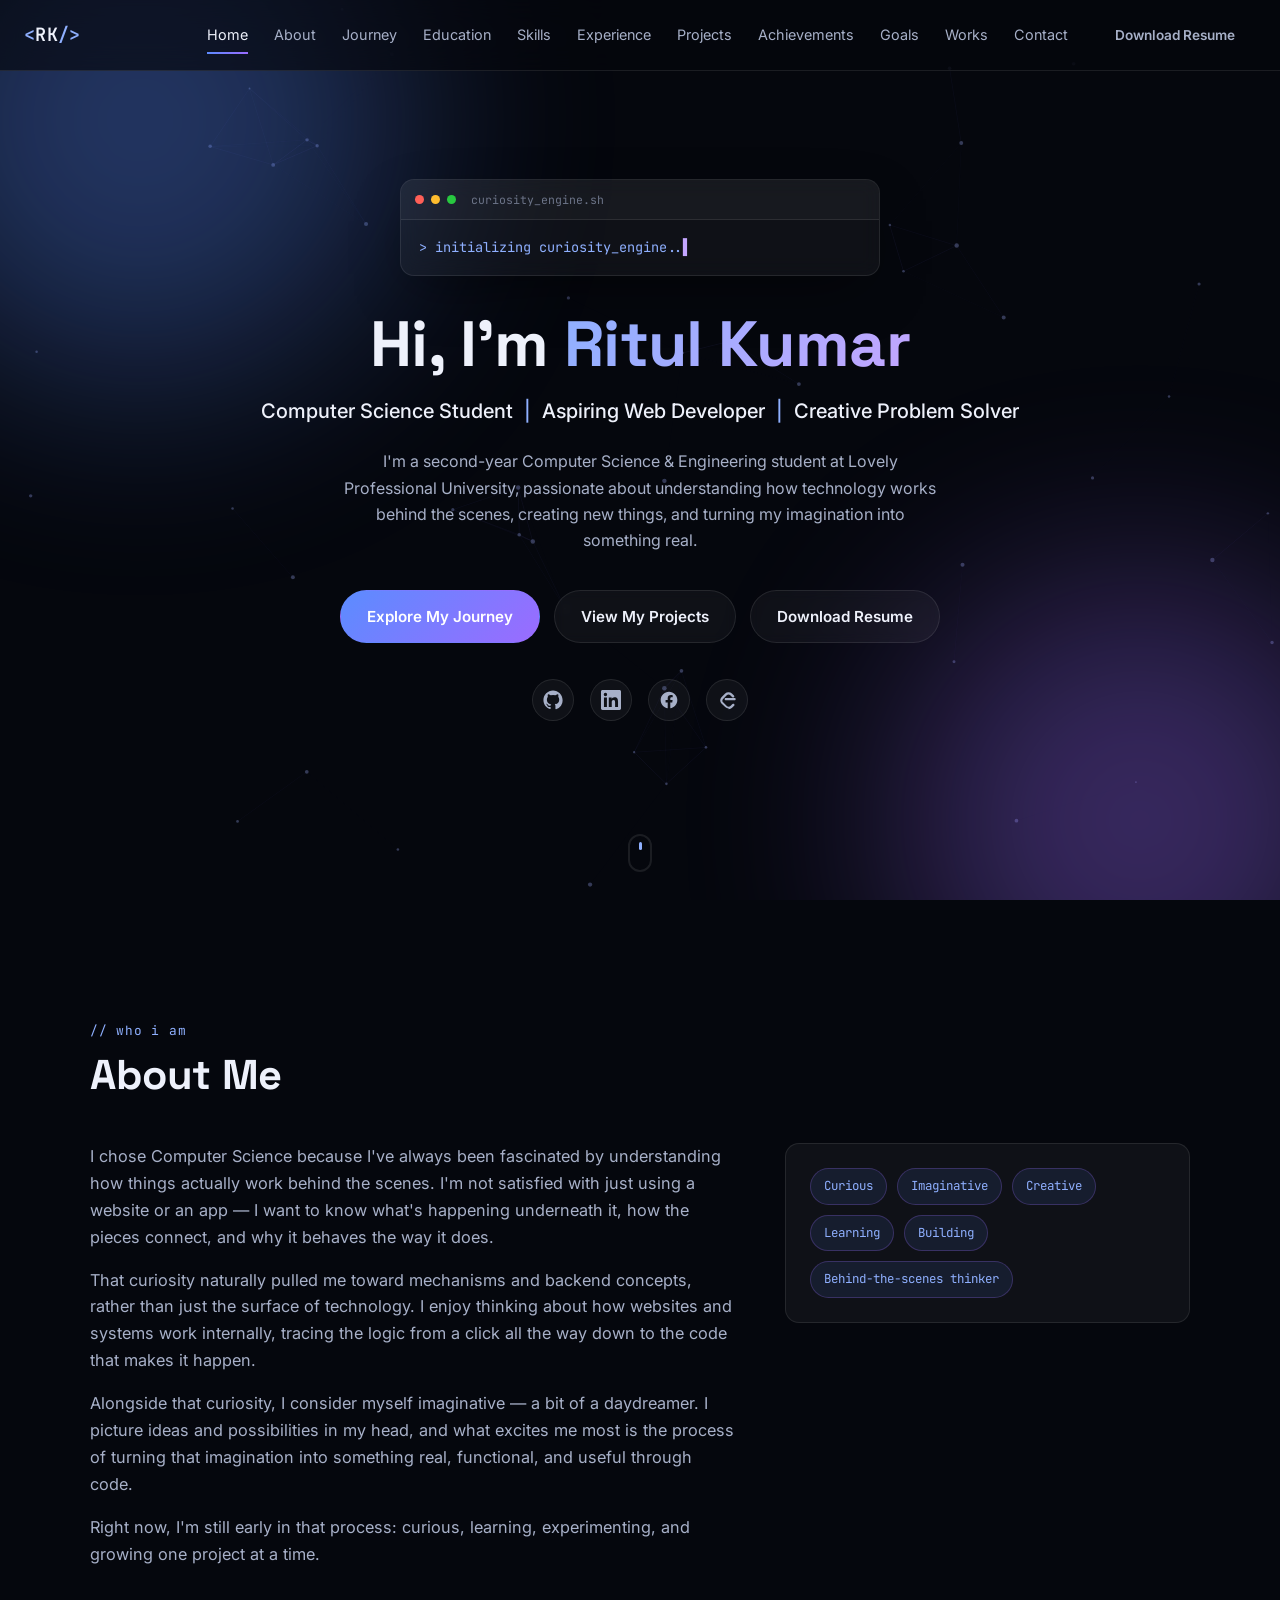
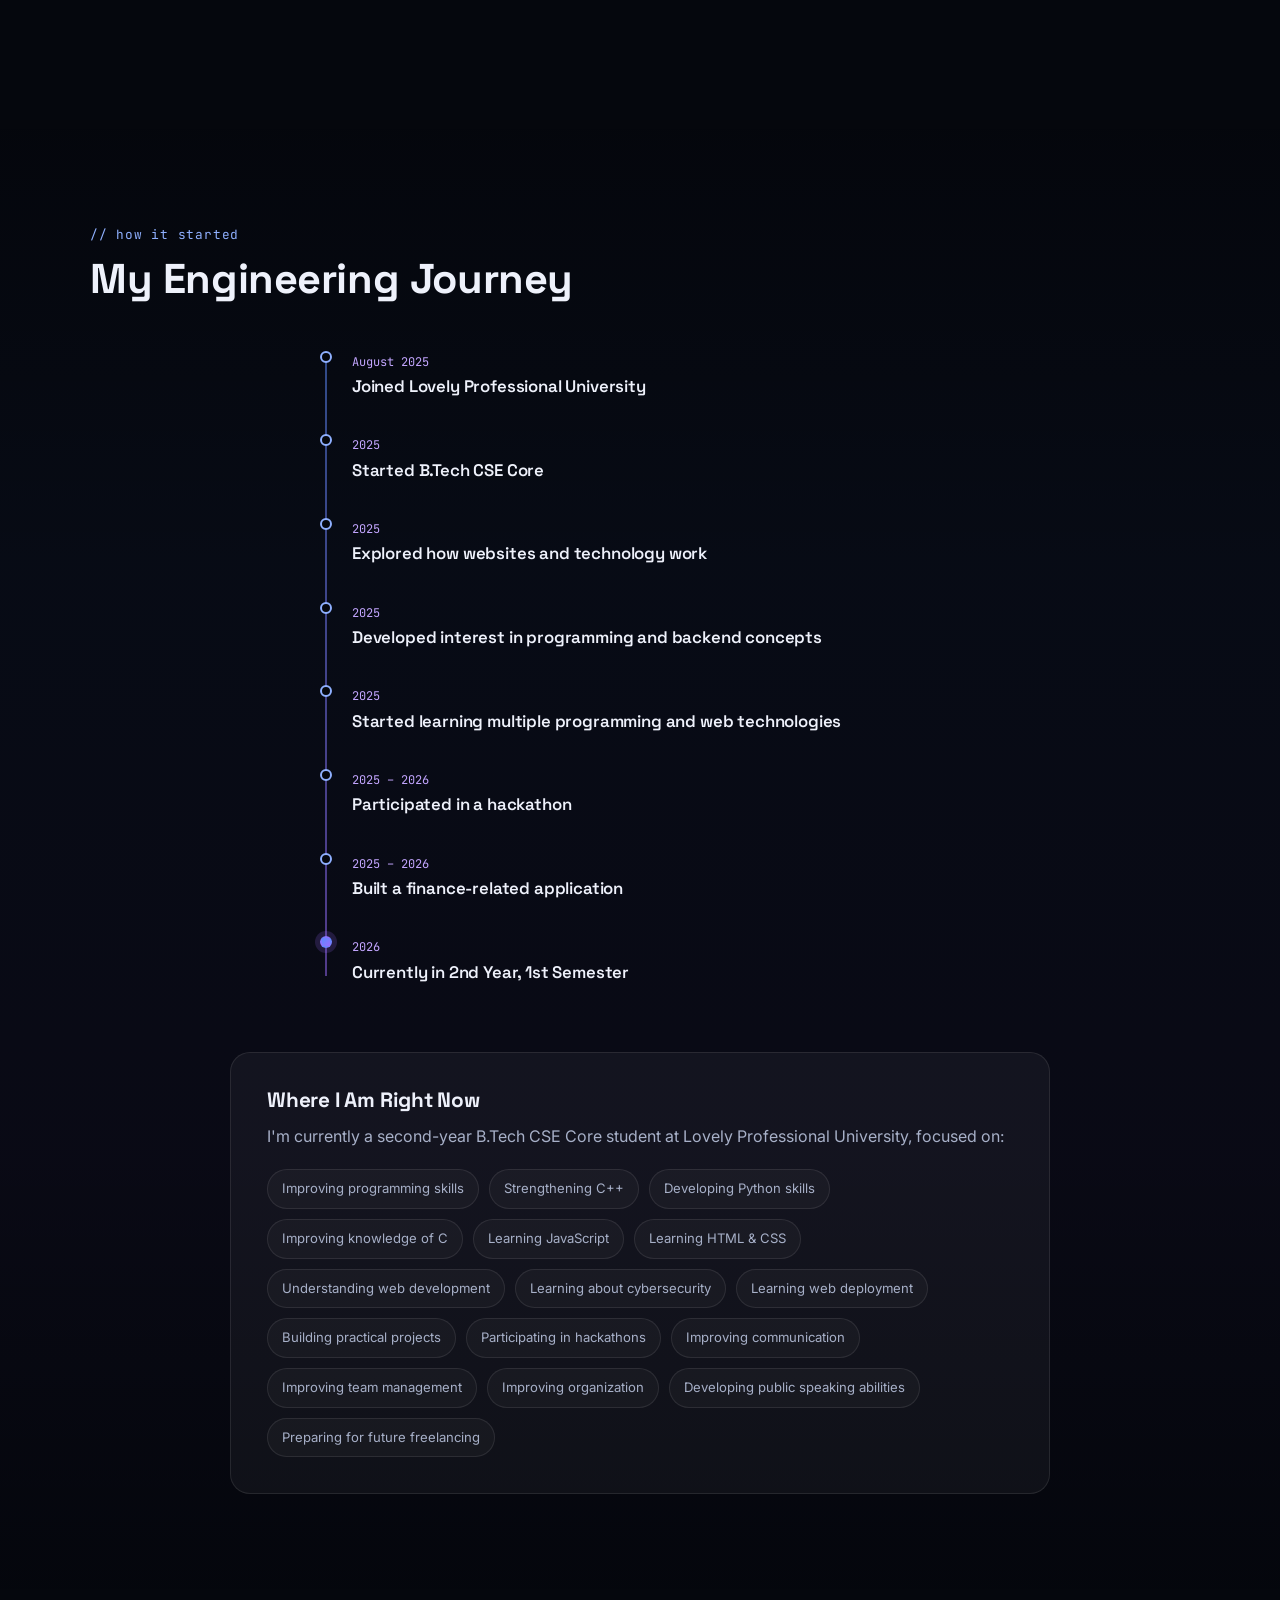
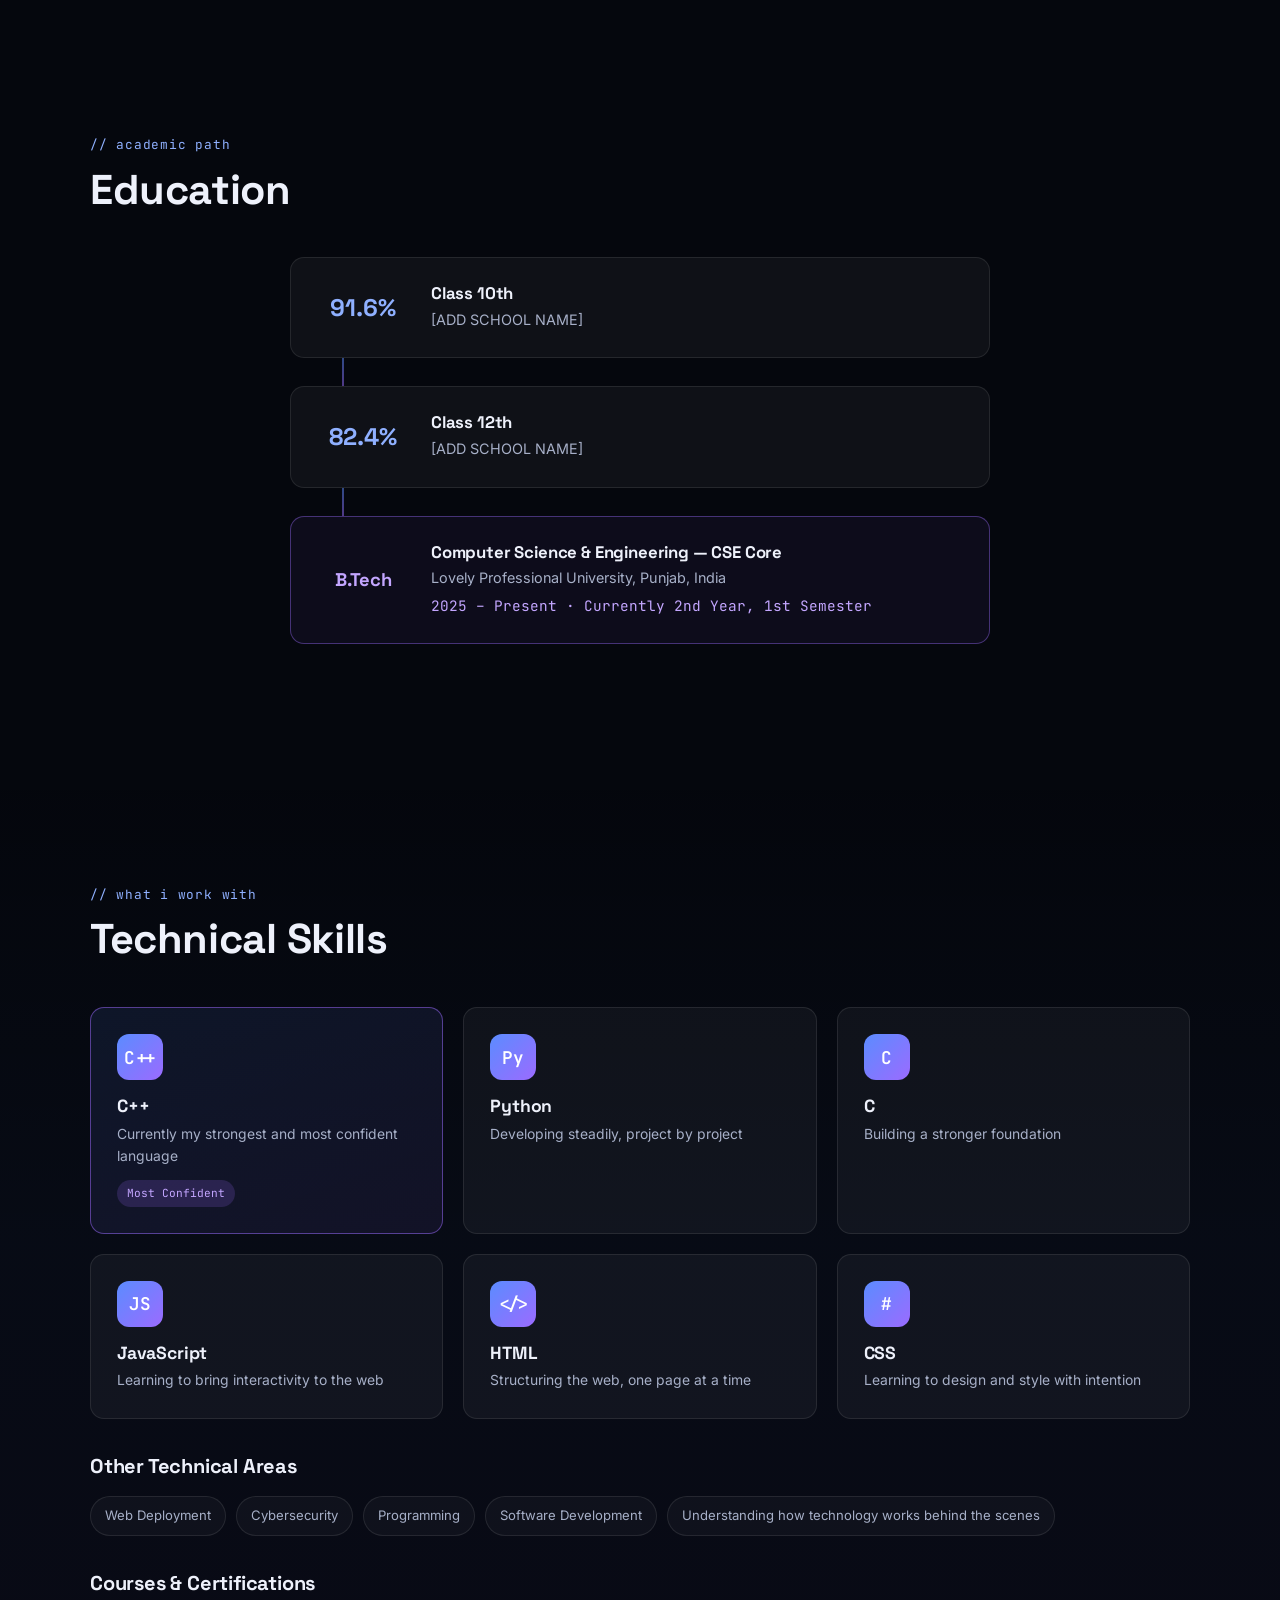
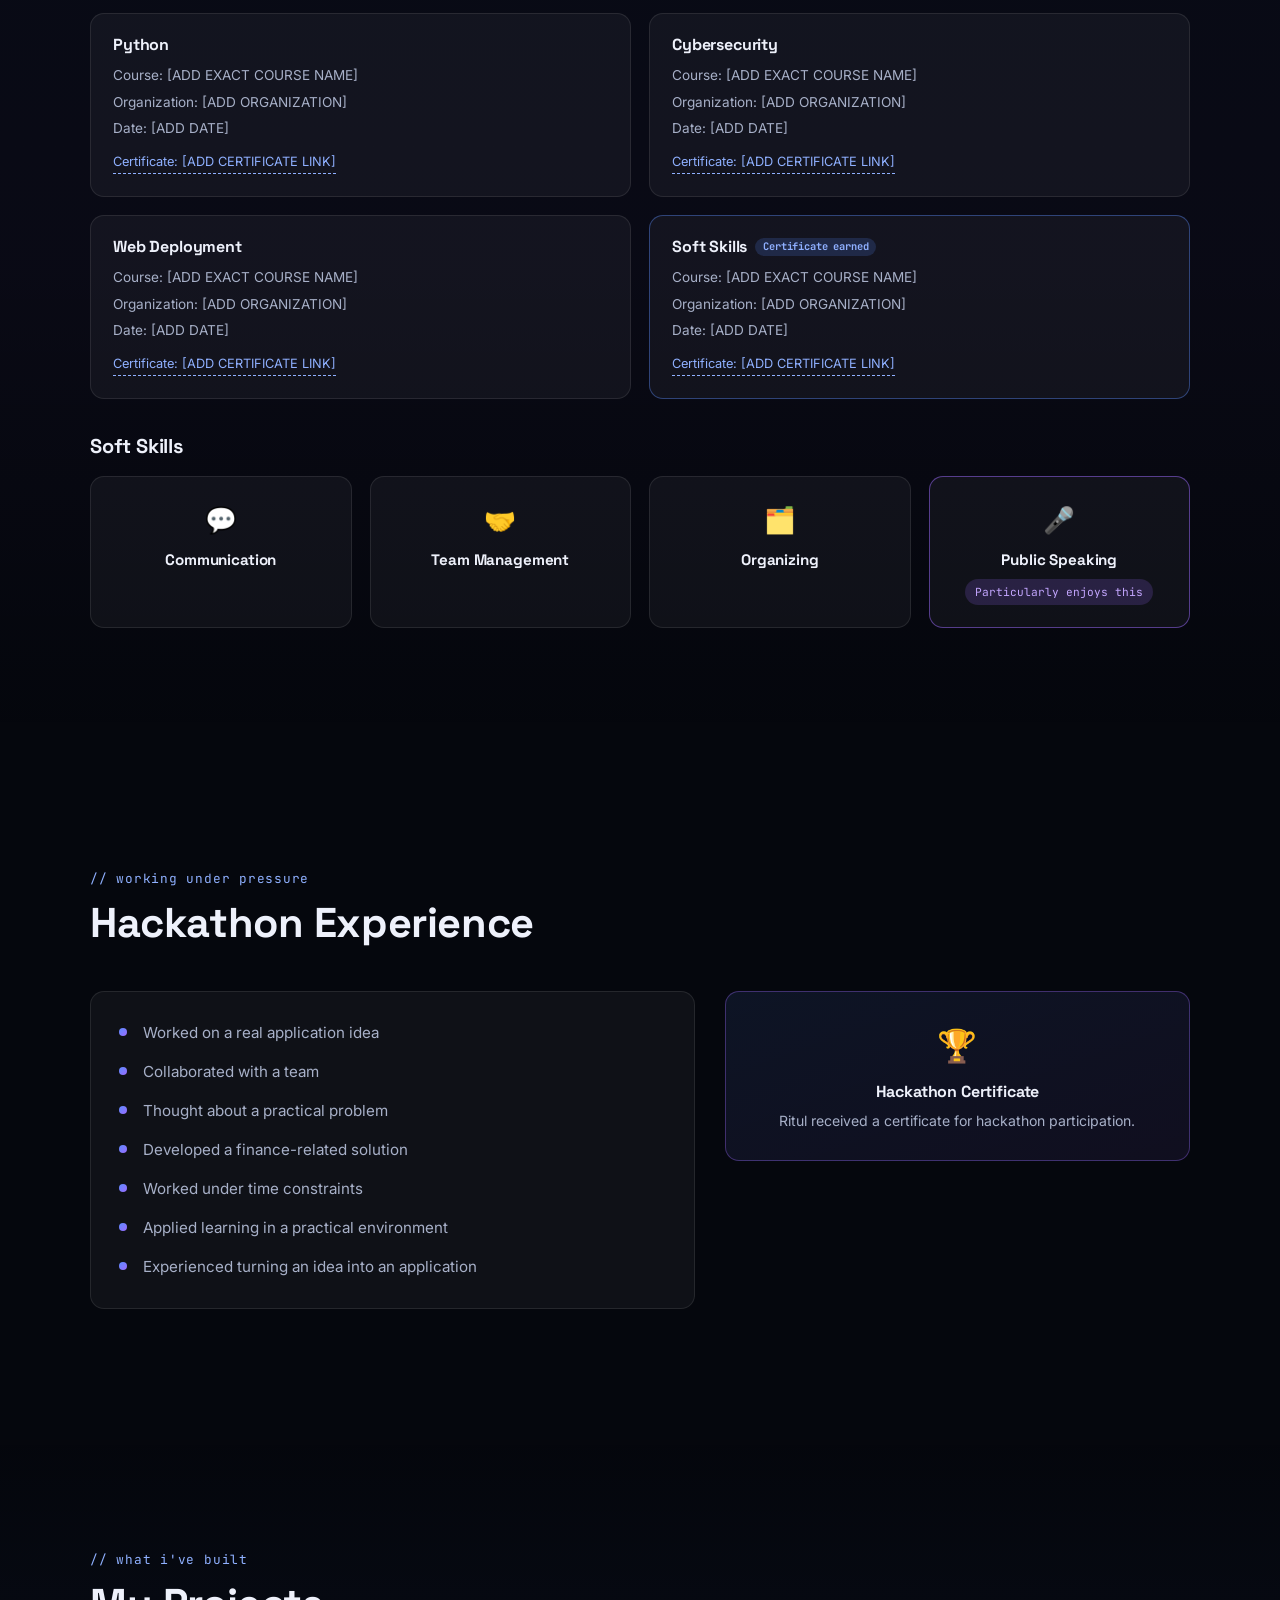
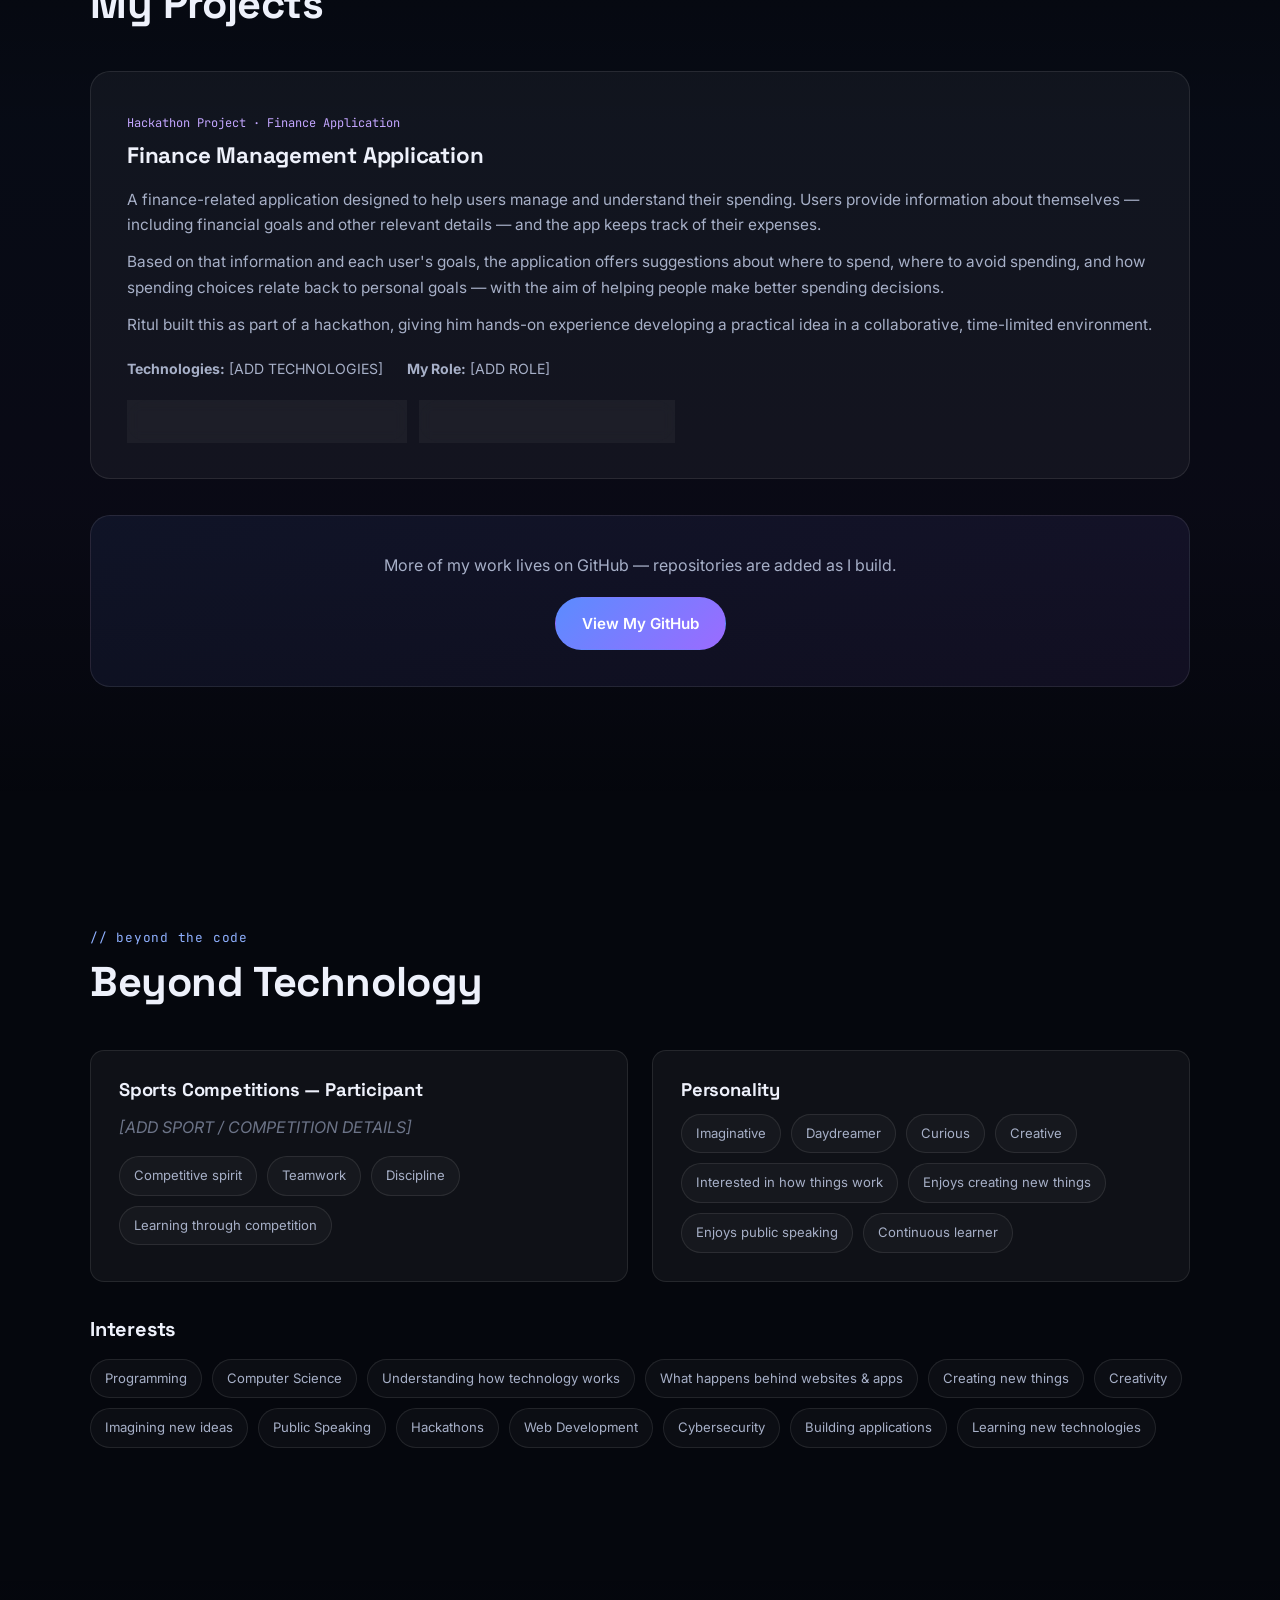
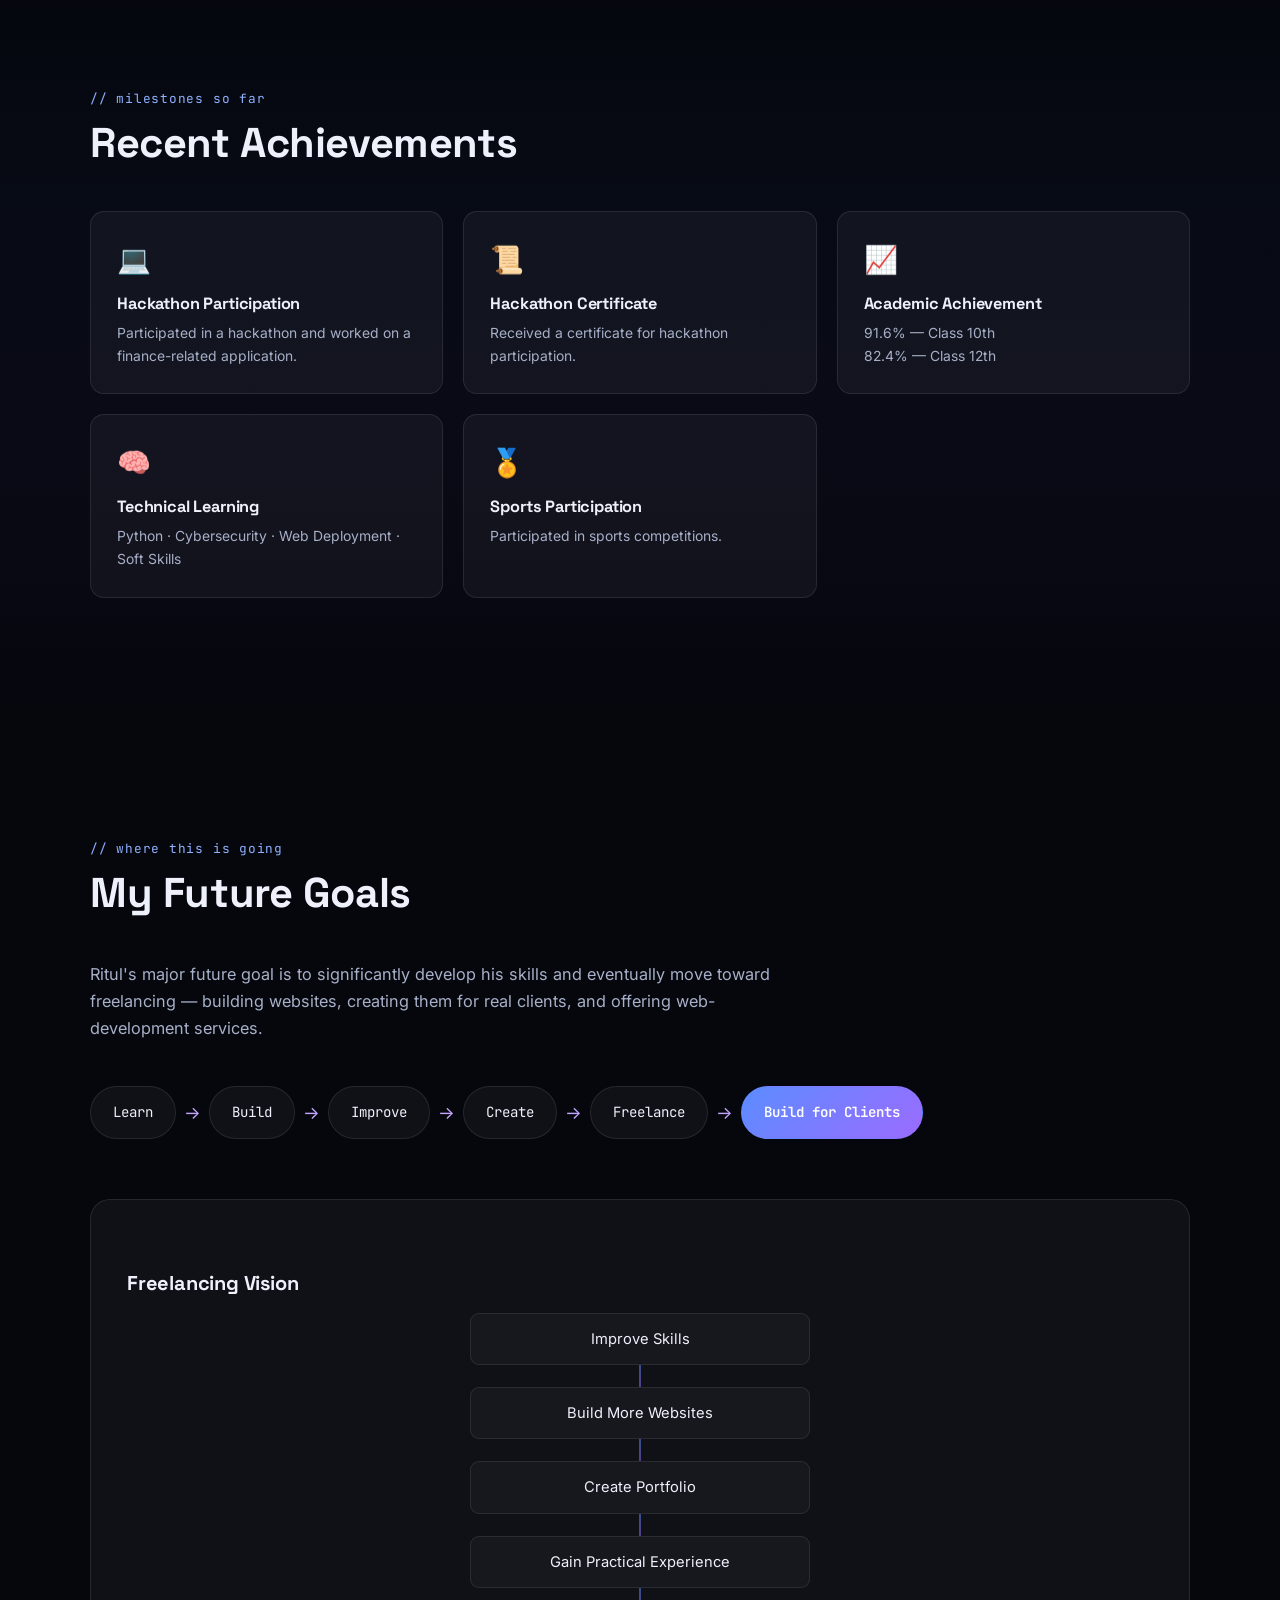
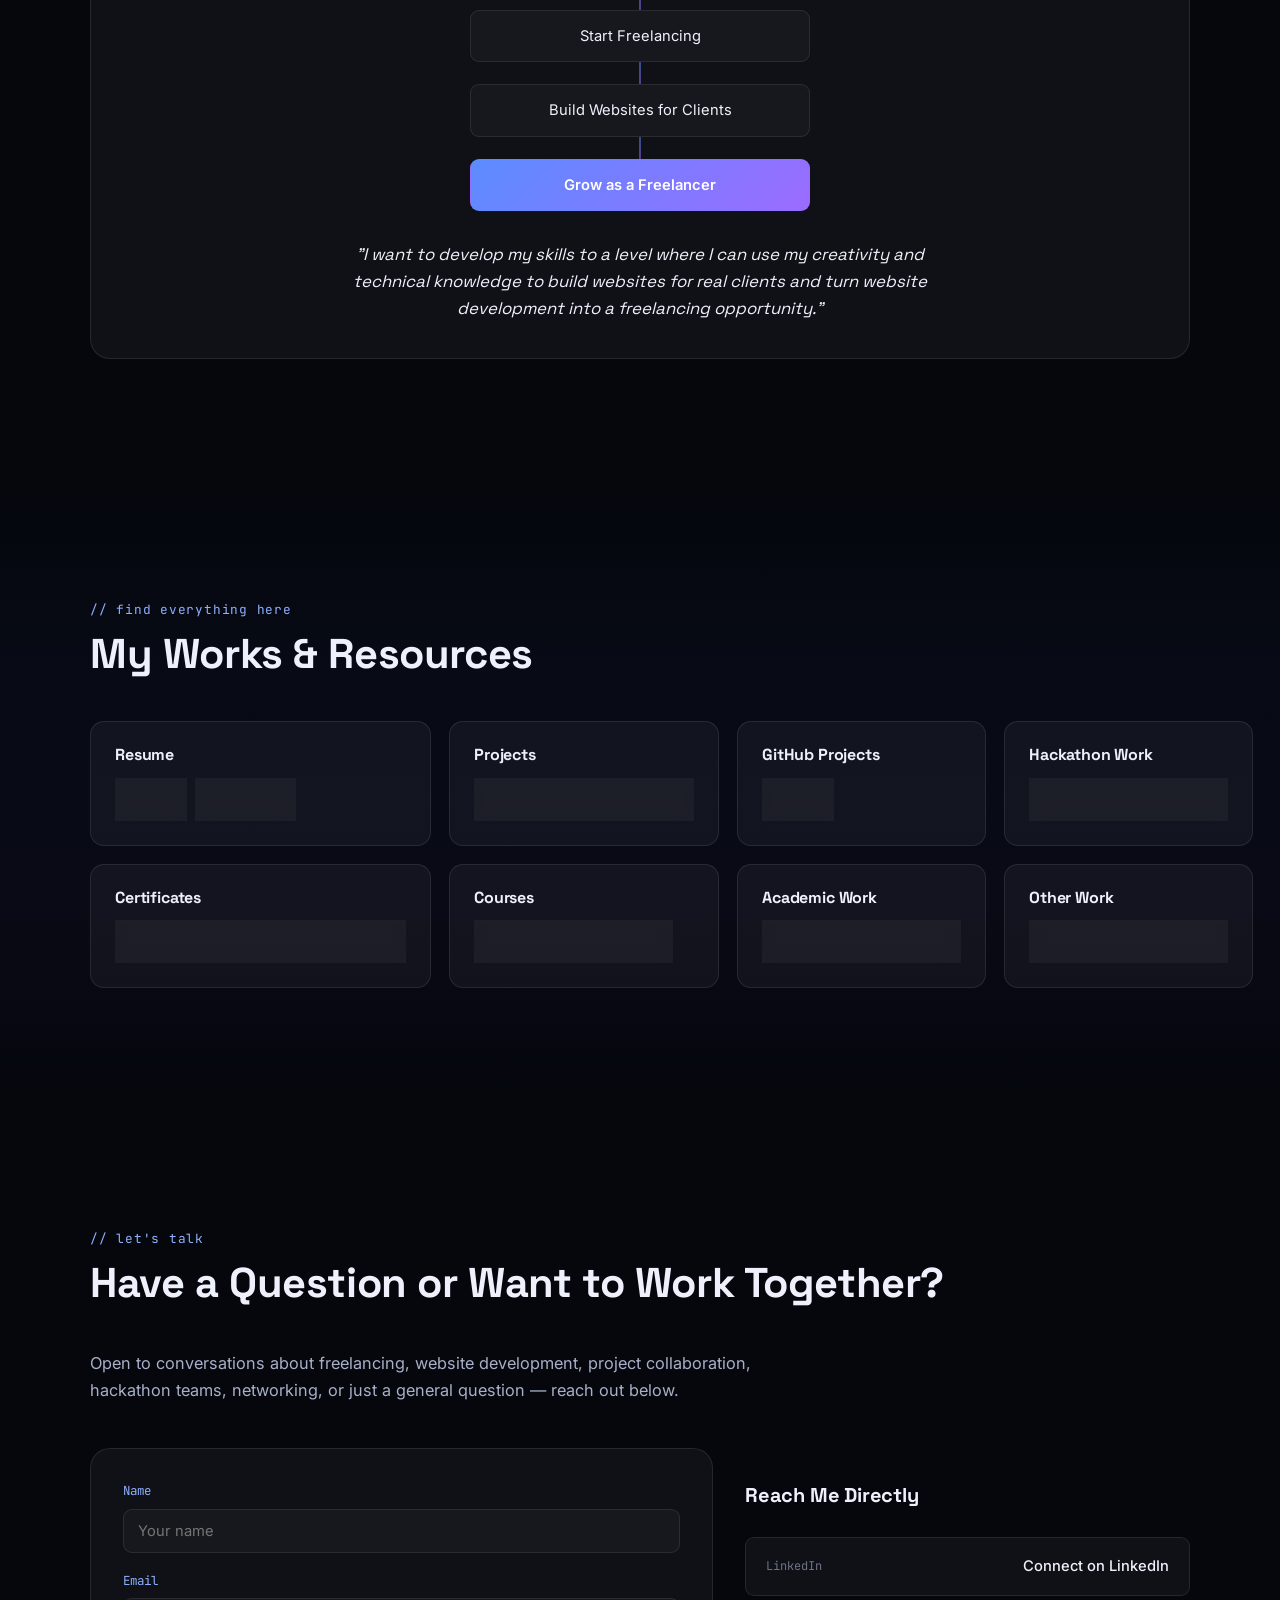
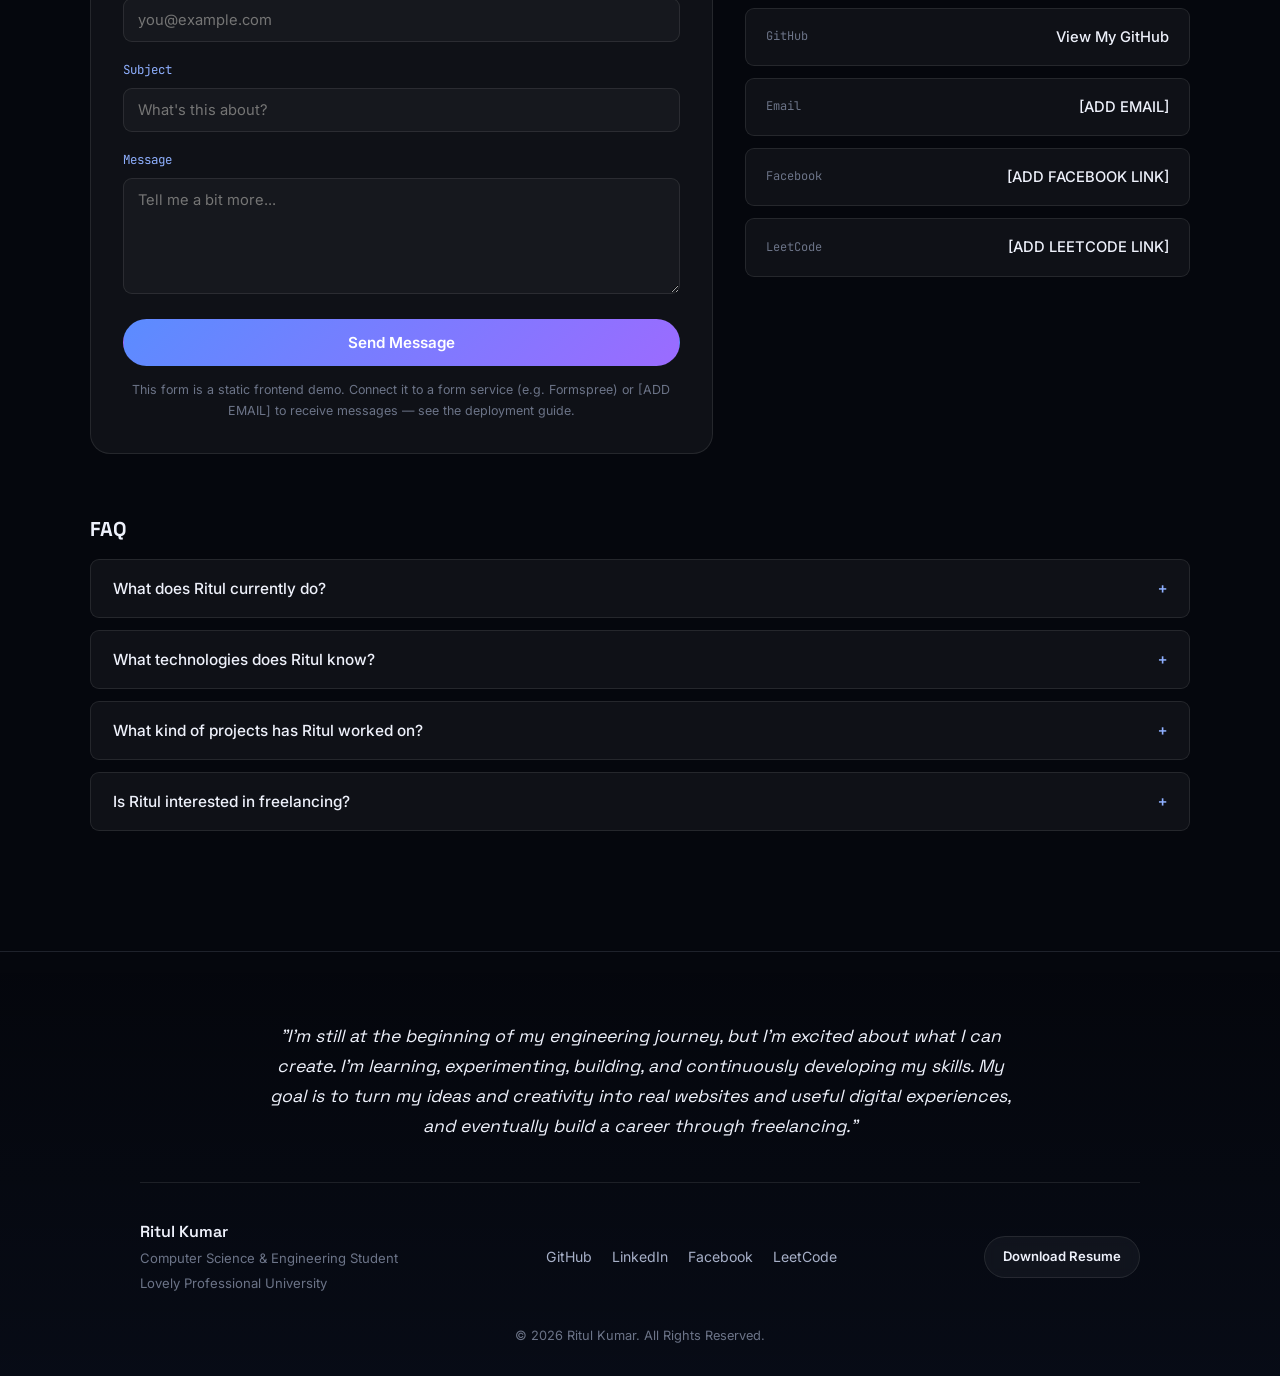
<file: index.html>
<!DOCTYPE html>
<html lang="en">
<head>
<meta charset="UTF-8">
<meta name="viewport" content="width=device-width, initial-scale=1.0">
<title>Ritul Kumar — CS Student &amp; Builder</title>
<meta name="description" content="Ritul Kumar — B.Tech Computer Science &amp; Engineering student at Lovely Professional University. Curious about how things work, learning to build them.">

<link rel="preconnect" href="https://fonts.googleapis.com">
<link rel="preconnect" href="https://fonts.gstatic.com" crossorigin>
<link href="https://fonts.googleapis.com/css2?family=Space+Grotesk:wght@400;500;600;700&family=Inter:wght@400;500;600;700&family=JetBrains+Mono:wght@400;500;600&display=swap" rel="stylesheet">

<link rel="stylesheet" href="style.css">
</head>
<body>

<!-- circuit canvas background, drawn behind everything -->
<canvas id="bg-canvas"></canvas>

<!-- ============ NAVIGATION ============ -->
<header class="nav-bar" id="navbar">
  <div class="nav-inner">
    <a href="#home" class="nav-logo">
      <span class="nav-logo-bracket">&lt;</span>RK<span class="nav-logo-bracket">/&gt;</span>
    </a>

    <nav class="nav-links" id="nav-links">
      <a href="#home" class="nav-link active-link">Home</a>
      <a href="#about" class="nav-link">About</a>
      <a href="#journey" class="nav-link">Journey</a>
      <a href="#education" class="nav-link">Education</a>
      <a href="#skills" class="nav-link">Skills</a>
      <a href="#experience" class="nav-link">Experience</a>
      <a href="#projects" class="nav-link">Projects</a>
      <a href="#achievements" class="nav-link">Achievements</a>
      <a href="#goals" class="nav-link">Goals</a>
      <a href="#works" class="nav-link">Works</a>
      <a href="#contact" class="nav-link">Contact</a>
      <a href="#" class="btn btn-resume-nav" data-resume-link>Download Resume</a>
    </nav>

    <button class="hamburger" id="hamburger" aria-label="Toggle navigation menu" aria-expanded="false">
      <span></span><span></span><span></span>
    </button>
  </div>
</header>

<!-- ============ HERO ============ -->
<section class="hero" id="home">
  <div class="hero-glow hero-glow-1"></div>
  <div class="hero-glow hero-glow-2"></div>

  <div class="hero-inner">
    <div class="terminal-card reveal">
      <div class="terminal-topbar">
        <span class="dot dot-red"></span><span class="dot dot-yellow"></span><span class="dot dot-green"></span>
        <span class="terminal-title">curiosity_engine.sh</span>
      </div>
      <div class="terminal-body">
        <p class="term-line"><span id="typed-line" class="typed"></span><span class="cursor">▌</span></p>
      </div>
    </div>

    <h1 class="hero-heading reveal">Hi, I'm <span class="grad-text">Ritul Kumar</span></h1>
    <p class="hero-subtitle reveal">Computer Science Student <span class="pipe">|</span> Aspiring Web Developer <span class="pipe">|</span> Creative Problem Solver</p>
    <p class="hero-support reveal">I'm a second-year Computer Science &amp; Engineering student at Lovely Professional University, passionate about understanding how technology works behind the scenes, creating new things, and turning my imagination into something real.</p>

    <div class="hero-buttons reveal">
      <a href="#journey" class="btn btn-primary">Explore My Journey</a>
      <a href="#projects" class="btn btn-outline">View My Projects</a>
      <a href="#" class="btn btn-outline" data-resume-link>Download Resume</a>
    </div>

    <div class="hero-socials reveal">
      <a href="https://github.com/ritul264183-design" target="_blank" rel="noopener" class="social-icon" aria-label="GitHub" title="GitHub">
        <svg viewBox="0 0 24 24" width="20" height="20" fill="currentColor"><path d="M12 .5C5.65.5.5 5.65.5 12c0 5.08 3.29 9.39 7.86 10.91.58.1.79-.25.79-.56 0-.28-.01-1.02-.02-2-3.2.7-3.88-1.54-3.88-1.54-.52-1.33-1.28-1.68-1.28-1.68-1.05-.72.08-.7.08-.7 1.16.08 1.78 1.19 1.78 1.19 1.03 1.78 2.71 1.26 3.37.96.1-.75.4-1.26.73-1.55-2.56-.29-5.25-1.28-5.25-5.7 0-1.26.45-2.29 1.19-3.09-.12-.29-.52-1.47.11-3.06 0 0 .97-.31 3.18 1.18a11 11 0 0 1 5.79 0c2.2-1.49 3.17-1.18 3.17-1.18.64 1.59.24 2.77.12 3.06.74.8 1.19 1.83 1.19 3.09 0 4.43-2.7 5.4-5.27 5.69.42.36.78 1.08.78 2.18 0 1.57-.02 2.84-.02 3.23 0 .31.21.67.8.56A10.52 10.52 0 0 0 23.5 12C23.5 5.65 18.35.5 12 .5Z"/></svg>
      </a>
      <a href="https://www.linkedin.com/in/ritul-kumar-063756384" target="_blank" rel="noopener" class="social-icon" aria-label="LinkedIn" title="LinkedIn">
        <svg viewBox="0 0 24 24" width="20" height="20" fill="currentColor"><path d="M20.45 20.45h-3.55v-5.57c0-1.33-.02-3.03-1.85-3.03-1.86 0-2.15 1.45-2.15 2.94v5.66H9.35V9h3.41v1.56h.05c.47-.9 1.63-1.85 3.36-1.85 3.6 0 4.27 2.37 4.27 5.45v6.29ZM5.34 7.43a2.06 2.06 0 1 1 0-4.12 2.06 2.06 0 0 1 0 4.12ZM7.12 20.45H3.56V9h3.56v11.45ZM22.22 0H1.77C.79 0 0 .77 0 1.73v20.54C0 23.23.79 24 1.77 24h20.45c.98 0 1.78-.77 1.78-1.73V1.73C24 .77 23.2 0 22.22 0Z"/></svg>
      </a>
      <a href="#" class="social-icon" aria-label="Facebook" title="Facebook — [ADD FACEBOOK LINK]" data-placeholder-link>
        <svg viewBox="0 0 24 24" width="20" height="20" fill="currentColor"><path d="M22 12.06C22 6.5 17.52 2 12 2S2 6.5 2 12.06c0 5 3.66 9.15 8.44 9.94v-7.03H7.9v-2.91h2.54V9.85c0-2.5 1.49-3.89 3.77-3.89 1.09 0 2.23.2 2.23.2v2.46h-1.26c-1.24 0-1.63.77-1.63 1.56v1.88h2.78l-.44 2.91h-2.34V22c4.78-.79 8.44-4.94 8.44-9.94Z"/></svg>
      </a>
      <a href="#" class="social-icon" aria-label="LeetCode" title="LeetCode — [ADD LEETCODE LINK]" data-placeholder-link>
        <svg viewBox="0 0 24 24" width="20" height="20" fill="currentColor"><path d="M13.98 22.13c-1.65 0-3.03-.54-4.13-1.62l-4.5-4.44a5.15 5.15 0 0 1-1.53-3.72c0-1.45.53-2.7 1.53-3.72l4.4-4.34a5.6 5.6 0 0 1 4.06-1.62c1.6 0 2.98.53 4.1 1.6l2.44 2.34c.3.3.44.63.44 1.02 0 .4-.15.73-.44 1.02-.29.28-.63.42-1.02.42-.4 0-.74-.14-1.03-.42l-2.4-2.3a2.9 2.9 0 0 0-2.09-.83c-.8 0-1.51.28-2.1.85l-4.4 4.34c-.58.57-.87 1.26-.87 2.05 0 .8.29 1.48.87 2.05l4.5 4.44c.6.58 1.31.87 2.13.87.83 0 1.55-.29 2.16-.89l2.4-2.34a1.4 1.4 0 0 1 1.03-.41c.4 0 .73.14 1.02.42.29.29.44.62.44 1.01 0 .4-.15.73-.44 1.02l-2.44 2.4c-1.12 1.08-2.51 1.62-4.14 1.62Zm7.05-9.86H10.6c-.4 0-.73-.13-1.02-.4-.28-.27-.42-.6-.42-1s.14-.73.42-1c.29-.28.62-.42 1.02-.42h10.43c.4 0 .73.14 1.02.42.28.27.42.6.42 1s-.14.73-.42 1c-.29.27-.62.4-1.02.4Z"/></svg>
      </a>
    </div>

    <a href="#about" class="scroll-hint" aria-label="Scroll to About">
      <span class="scroll-mouse"><span class="scroll-wheel"></span></span>
    </a>
  </div>
</section>

<!-- ============ ABOUT ============ -->
<section class="section" id="about">
  <div class="section-inner">
    <p class="eyebrow">// who i am</p>
    <h2 class="section-title">About Me</h2>

    <div class="about-grid">
      <div class="about-text reveal">
        <p>I chose Computer Science because I've always been fascinated by understanding how things actually work behind the scenes. I'm not satisfied with just using a website or an app — I want to know what's happening underneath it, how the pieces connect, and why it behaves the way it does.</p>
        <p>That curiosity naturally pulled me toward mechanisms and backend concepts, rather than just the surface of technology. I enjoy thinking about how websites and systems work internally, tracing the logic from a click all the way down to the code that makes it happen.</p>
        <p>Alongside that curiosity, I consider myself imaginative — a bit of a daydreamer. I picture ideas and possibilities in my head, and what excites me most is the process of turning that imagination into something real, functional, and useful through code.</p>
        <p>Right now, I'm still early in that process: curious, learning, experimenting, and growing one project at a time.</p>
      </div>

      <div class="about-tags reveal">
        <span class="tag">Curious</span>
        <span class="tag">Imaginative</span>
        <span class="tag">Creative</span>
        <span class="tag">Learning</span>
        <span class="tag">Building</span>
        <span class="tag">Behind-the-scenes thinker</span>
      </div>
    </div>
  </div>
</section>

<!-- ============ JOURNEY ============ -->
<section class="section section-alt" id="journey">
  <div class="section-inner">
    <p class="eyebrow">// how it started</p>
    <h2 class="section-title">My Engineering Journey</h2>

    <div class="timeline">
      <div class="timeline-line"></div>

      <div class="timeline-item reveal">
        <div class="timeline-dot"></div>
        <div class="timeline-content">
          <span class="timeline-date">August 2025</span>
          <h3>Joined Lovely Professional University</h3>
        </div>
      </div>

      <div class="timeline-item reveal">
        <div class="timeline-dot"></div>
        <div class="timeline-content">
          <span class="timeline-date">2025</span>
          <h3>Started B.Tech CSE Core</h3>
        </div>
      </div>

      <div class="timeline-item reveal">
        <div class="timeline-dot"></div>
        <div class="timeline-content">
          <span class="timeline-date">2025</span>
          <h3>Explored how websites and technology work</h3>
        </div>
      </div>

      <div class="timeline-item reveal">
        <div class="timeline-dot"></div>
        <div class="timeline-content">
          <span class="timeline-date">2025</span>
          <h3>Developed interest in programming and backend concepts</h3>
        </div>
      </div>

      <div class="timeline-item reveal">
        <div class="timeline-dot"></div>
        <div class="timeline-content">
          <span class="timeline-date">2025</span>
          <h3>Started learning multiple programming and web technologies</h3>
        </div>
      </div>

      <div class="timeline-item reveal">
        <div class="timeline-dot"></div>
        <div class="timeline-content">
          <span class="timeline-date">2025 – 2026</span>
          <h3>Participated in a hackathon</h3>
        </div>
      </div>

      <div class="timeline-item reveal">
        <div class="timeline-dot"></div>
        <div class="timeline-content">
          <span class="timeline-date">2025 – 2026</span>
          <h3>Built a finance-related application</h3>
        </div>
      </div>

      <div class="timeline-item reveal">
        <div class="timeline-dot timeline-dot-active"></div>
        <div class="timeline-content">
          <span class="timeline-date">2026</span>
          <h3>Currently in 2nd Year, 1st Semester</h3>
        </div>
      </div>
    </div>

    <!-- WHERE I AM RIGHT NOW -->
    <div class="right-now reveal">
      <h3 class="right-now-heading">Where I Am Right Now</h3>
      <p class="right-now-intro">I'm currently a second-year B.Tech CSE Core student at Lovely Professional University, focused on:</p>
      <div class="focus-grid">
        <span class="focus-chip">Improving programming skills</span>
        <span class="focus-chip">Strengthening C++</span>
        <span class="focus-chip">Developing Python skills</span>
        <span class="focus-chip">Improving knowledge of C</span>
        <span class="focus-chip">Learning JavaScript</span>
        <span class="focus-chip">Learning HTML &amp; CSS</span>
        <span class="focus-chip">Understanding web development</span>
        <span class="focus-chip">Learning about cybersecurity</span>
        <span class="focus-chip">Learning web deployment</span>
        <span class="focus-chip">Building practical projects</span>
        <span class="focus-chip">Participating in hackathons</span>
        <span class="focus-chip">Improving communication</span>
        <span class="focus-chip">Improving team management</span>
        <span class="focus-chip">Improving organization</span>
        <span class="focus-chip">Developing public speaking abilities</span>
        <span class="focus-chip">Preparing for future freelancing</span>
      </div>
    </div>
  </div>
</section>

<!-- ============ EDUCATION ============ -->
<section class="section" id="education">
  <div class="section-inner">
    <p class="eyebrow">// academic path</p>
    <h2 class="section-title">Education</h2>

    <div class="edu-timeline">
      <div class="edu-card reveal">
        <div class="edu-score">91.6%</div>
        <div class="edu-info">
          <h3>Class 10th</h3>
          <p>[ADD SCHOOL NAME]</p>
        </div>
      </div>

      <div class="edu-connector"></div>

      <div class="edu-card reveal">
        <div class="edu-score">82.4%</div>
        <div class="edu-info">
          <h3>Class 12th</h3>
          <p>[ADD SCHOOL NAME]</p>
        </div>
      </div>

      <div class="edu-connector"></div>

      <div class="edu-card edu-card-current reveal">
        <div class="edu-score edu-score-current">B.Tech</div>
        <div class="edu-info">
          <h3>Computer Science &amp; Engineering — CSE Core</h3>
          <p>Lovely Professional University, Punjab, India</p>
          <p class="edu-years">2025 – Present &middot; Currently 2nd Year, 1st Semester</p>
        </div>
      </div>
    </div>
  </div>
</section>

<!-- ============ SKILLS ============ -->
<section class="section section-alt" id="skills">
  <div class="section-inner">
    <p class="eyebrow">// what i work with</p>
    <h2 class="section-title">Technical Skills</h2>

    <div class="skills-grid">
      <div class="skill-card skill-card-strongest reveal">
        <div class="skill-icon">C++</div>
        <h3>C++</h3>
        <p class="skill-note">Currently my strongest and most confident language</p>
        <span class="skill-badge">Most Confident</span>
      </div>
      <div class="skill-card reveal">
        <div class="skill-icon">Py</div>
        <h3>Python</h3>
        <p class="skill-note">Developing steadily, project by project</p>
      </div>
      <div class="skill-card reveal">
        <div class="skill-icon">C</div>
        <h3>C</h3>
        <p class="skill-note">Building a stronger foundation</p>
      </div>
      <div class="skill-card reveal">
        <div class="skill-icon">JS</div>
        <h3>JavaScript</h3>
        <p class="skill-note">Learning to bring interactivity to the web</p>
      </div>
      <div class="skill-card reveal">
        <div class="skill-icon">&lt;/&gt;</div>
        <h3>HTML</h3>
        <p class="skill-note">Structuring the web, one page at a time</p>
      </div>
      <div class="skill-card reveal">
        <div class="skill-icon">#</div>
        <h3>CSS</h3>
        <p class="skill-note">Learning to design and style with intention</p>
      </div>
    </div>

    <div class="other-areas reveal">
      <h3 class="sub-heading">Other Technical Areas</h3>
      <div class="focus-grid">
        <span class="focus-chip">Web Deployment</span>
        <span class="focus-chip">Cybersecurity</span>
        <span class="focus-chip">Programming</span>
        <span class="focus-chip">Software Development</span>
        <span class="focus-chip">Understanding how technology works behind the scenes</span>
      </div>
    </div>

    <!-- COURSES & CERTIFICATIONS -->
    <div class="courses reveal">
      <h3 class="sub-heading">Courses &amp; Certifications</h3>
      <div class="course-grid">
        <div class="course-card">
          <h4>Python</h4>
          <p>Course: [ADD EXACT COURSE NAME]</p>
          <p>Organization: [ADD ORGANIZATION]</p>
          <p>Date: [ADD DATE]</p>
          <a href="#" class="course-link" data-placeholder-link>Certificate: [ADD CERTIFICATE LINK]</a>
        </div>
        <div class="course-card">
          <h4>Cybersecurity</h4>
          <p>Course: [ADD EXACT COURSE NAME]</p>
          <p>Organization: [ADD ORGANIZATION]</p>
          <p>Date: [ADD DATE]</p>
          <a href="#" class="course-link" data-placeholder-link>Certificate: [ADD CERTIFICATE LINK]</a>
        </div>
        <div class="course-card">
          <h4>Web Deployment</h4>
          <p>Course: [ADD EXACT COURSE NAME]</p>
          <p>Organization: [ADD ORGANIZATION]</p>
          <p>Date: [ADD DATE]</p>
          <a href="#" class="course-link" data-placeholder-link>Certificate: [ADD CERTIFICATE LINK]</a>
        </div>
        <div class="course-card course-card-earned">
          <h4>Soft Skills <span class="mini-badge">Certificate earned</span></h4>
          <p>Course: [ADD EXACT COURSE NAME]</p>
          <p>Organization: [ADD ORGANIZATION]</p>
          <p>Date: [ADD DATE]</p>
          <a href="#" class="course-link" data-placeholder-link>Certificate: [ADD CERTIFICATE LINK]</a>
        </div>
      </div>
    </div>

    <!-- SOFT SKILLS -->
    <div class="soft-skills reveal">
      <h3 class="sub-heading">Soft Skills</h3>
      <div class="soft-grid">
        <div class="soft-card">
          <div class="soft-icon">💬</div>
          <h4>Communication</h4>
        </div>
        <div class="soft-card">
          <div class="soft-icon">🤝</div>
          <h4>Team Management</h4>
        </div>
        <div class="soft-card">
          <div class="soft-icon">🗂️</div>
          <h4>Organizing</h4>
        </div>
        <div class="soft-card soft-card-favorite">
          <div class="soft-icon">🎤</div>
          <h4>Public Speaking</h4>
          <span class="skill-badge">Particularly enjoys this</span>
        </div>
      </div>
    </div>
  </div>
</section>

<!-- ============ HACKATHON EXPERIENCE ============ -->
<section class="section" id="experience">
  <div class="section-inner">
    <p class="eyebrow">// working under pressure</p>
    <h2 class="section-title">Hackathon Experience</h2>

    <div class="exp-wrap reveal">
      <ul class="exp-list">
        <li>Worked on a real application idea</li>
        <li>Collaborated with a team</li>
        <li>Thought about a practical problem</li>
        <li>Developed a finance-related solution</li>
        <li>Worked under time constraints</li>
        <li>Applied learning in a practical environment</li>
        <li>Experienced turning an idea into an application</li>
      </ul>
      <div class="exp-cert-card">
        <div class="exp-cert-icon">🏆</div>
        <h4>Hackathon Certificate</h4>
        <p>Ritul received a certificate for hackathon participation.</p>
      </div>
    </div>
  </div>
</section>

<!-- ============ PROJECTS ============ -->
<section class="section section-alt" id="projects">
  <div class="section-inner">
    <p class="eyebrow">// what i've built</p>
    <h2 class="section-title">My Projects</h2>

    <div class="project-card reveal">
      <div class="project-card-top">
        <span class="project-type">Hackathon Project &middot; Finance Application</span>
        <h3>Finance Management Application</h3>
      </div>

      <p class="project-desc">A finance-related application designed to help users manage and understand their spending. Users provide information about themselves — including financial goals and other relevant details — and the app keeps track of their expenses.</p>
      <p class="project-desc">Based on that information and each user's goals, the application offers suggestions about where to spend, where to avoid spending, and how spending choices relate back to personal goals — with the aim of helping people make better spending decisions.</p>
      <p class="project-desc">Ritul built this as part of a hackathon, giving him hands-on experience developing a practical idea in a collaborative, time-limited environment.</p>

      <div class="project-meta">
        <span><strong>Technologies:</strong> [ADD TECHNOLOGIES]</span>
        <span><strong>My Role:</strong> [ADD ROLE]</span>
      </div>

      <div class="project-links">
        <a href="#" class="btn btn-outline btn-sm" data-placeholder-link>GitHub: [ADD PROJECT GITHUB LINK]</a>
        <a href="#" class="btn btn-outline btn-sm" data-placeholder-link>Live Demo: [ADD LIVE DEMO LINK]</a>
      </div>
    </div>

    <div class="github-cta reveal">
      <p>More of my work lives on GitHub — repositories are added as I build.</p>
      <a href="https://github.com/ritul264183-design" target="_blank" rel="noopener" class="btn btn-primary">View My GitHub</a>
    </div>
  </div>
</section>

<!-- ============ BEYOND TECHNOLOGY (Sports) + Interests + Personality ============ -->
<section class="section" id="beyond">
  <div class="section-inner">
    <p class="eyebrow">// beyond the code</p>
    <h2 class="section-title">Beyond Technology</h2>

    <div class="beyond-grid">
      <div class="sport-card reveal">
        <h3>Sports Competitions — Participant</h3>
        <p>[ADD SPORT / COMPETITION DETAILS]</p>
        <div class="focus-grid">
          <span class="focus-chip">Competitive spirit</span>
          <span class="focus-chip">Teamwork</span>
          <span class="focus-chip">Discipline</span>
          <span class="focus-chip">Learning through competition</span>
        </div>
      </div>

      <div class="personality-card reveal">
        <h3>Personality</h3>
        <div class="focus-grid">
          <span class="focus-chip">Imaginative</span>
          <span class="focus-chip">Daydreamer</span>
          <span class="focus-chip">Curious</span>
          <span class="focus-chip">Creative</span>
          <span class="focus-chip">Interested in how things work</span>
          <span class="focus-chip">Enjoys creating new things</span>
          <span class="focus-chip">Enjoys public speaking</span>
          <span class="focus-chip">Continuous learner</span>
        </div>
      </div>
    </div>

    <div class="interests reveal">
      <h3 class="sub-heading">Interests</h3>
      <div class="focus-grid">
        <span class="focus-chip">Programming</span>
        <span class="focus-chip">Computer Science</span>
        <span class="focus-chip">Understanding how technology works</span>
        <span class="focus-chip">What happens behind websites &amp; apps</span>
        <span class="focus-chip">Creating new things</span>
        <span class="focus-chip">Creativity</span>
        <span class="focus-chip">Imagining new ideas</span>
        <span class="focus-chip">Public Speaking</span>
        <span class="focus-chip">Hackathons</span>
        <span class="focus-chip">Web Development</span>
        <span class="focus-chip">Cybersecurity</span>
        <span class="focus-chip">Building applications</span>
        <span class="focus-chip">Learning new technologies</span>
      </div>
    </div>
  </div>
</section>

<!-- ============ ACHIEVEMENTS ============ -->
<section class="section section-alt" id="achievements">
  <div class="section-inner">
    <p class="eyebrow">// milestones so far</p>
    <h2 class="section-title">Recent Achievements</h2>

    <div class="achieve-grid">
      <div class="achieve-card reveal">
        <div class="achieve-icon">💻</div>
        <h3>Hackathon Participation</h3>
        <p>Participated in a hackathon and worked on a finance-related application.</p>
      </div>
      <div class="achieve-card reveal">
        <div class="achieve-icon">📜</div>
        <h3>Hackathon Certificate</h3>
        <p>Received a certificate for hackathon participation.</p>
      </div>
      <div class="achieve-card reveal">
        <div class="achieve-icon">📈</div>
        <h3>Academic Achievement</h3>
        <p>91.6% — Class 10th<br>82.4% — Class 12th</p>
      </div>
      <div class="achieve-card reveal">
        <div class="achieve-icon">🧠</div>
        <h3>Technical Learning</h3>
        <p>Python &middot; Cybersecurity &middot; Web Deployment &middot; Soft Skills</p>
      </div>
      <div class="achieve-card reveal">
        <div class="achieve-icon">🏅</div>
        <h3>Sports Participation</h3>
        <p>Participated in sports competitions.</p>
      </div>
    </div>
  </div>
</section>

<!-- ============ GOALS + FREELANCING VISION ============ -->
<section class="section" id="goals">
  <div class="section-inner">
    <p class="eyebrow">// where this is going</p>
    <h2 class="section-title">My Future Goals</h2>
    <p class="goals-intro reveal">Ritul's major future goal is to significantly develop his skills and eventually move toward freelancing — building websites, creating them for real clients, and offering web-development services.</p>

    <div class="roadmap reveal">
      <div class="roadmap-step"><span>Learn</span></div>
      <div class="roadmap-arrow">→</div>
      <div class="roadmap-step"><span>Build</span></div>
      <div class="roadmap-arrow">→</div>
      <div class="roadmap-step"><span>Improve</span></div>
      <div class="roadmap-arrow">→</div>
      <div class="roadmap-step"><span>Create</span></div>
      <div class="roadmap-arrow">→</div>
      <div class="roadmap-step"><span>Freelance</span></div>
      <div class="roadmap-arrow">→</div>
      <div class="roadmap-step roadmap-step-final"><span>Build for Clients</span></div>
    </div>

    <div class="freelance-vision reveal">
      <h3 class="sub-heading">Freelancing Vision</h3>
      <div class="vision-flow">
        <div class="vision-node">Improve Skills</div>
        <div class="vision-connector"></div>
        <div class="vision-node">Build More Websites</div>
        <div class="vision-connector"></div>
        <div class="vision-node">Create Portfolio</div>
        <div class="vision-connector"></div>
        <div class="vision-node">Gain Practical Experience</div>
        <div class="vision-connector"></div>
        <div class="vision-node">Start Freelancing</div>
        <div class="vision-connector"></div>
        <div class="vision-node">Build Websites for Clients</div>
        <div class="vision-connector"></div>
        <div class="vision-node vision-node-final">Grow as a Freelancer</div>
      </div>
      <blockquote class="vision-quote">"I want to develop my skills to a level where I can use my creativity and technical knowledge to build websites for real clients and turn website development into a freelancing opportunity."</blockquote>
    </div>
  </div>
</section>

<!-- ============ WORKS & RESOURCES ============ -->
<section class="section section-alt" id="works">
  <div class="section-inner">
    <p class="eyebrow">// find everything here</p>
    <h2 class="section-title">My Works &amp; Resources</h2>

    <div class="works-grid">
      <div class="work-card reveal">
        <h3>Resume</h3>
        <div class="work-actions">
          <a href="#" class="btn btn-outline btn-sm" data-resume-link>Open</a>
          <a href="#" class="btn btn-outline btn-sm" data-resume-link>Download</a>
        </div>
      </div>
      <div class="work-card reveal">
        <h3>Projects</h3>
        <div class="work-actions">
          <a href="#" class="btn btn-outline btn-sm" data-placeholder-link>Open [ADD PROJECTS LINK]</a>
        </div>
      </div>
      <div class="work-card reveal">
        <h3>GitHub Projects</h3>
        <div class="work-actions">
          <a href="https://github.com/ritul264183-design" target="_blank" rel="noopener" class="btn btn-outline btn-sm">Open</a>
        </div>
      </div>
      <div class="work-card reveal">
        <h3>Hackathon Work</h3>
        <div class="work-actions">
          <a href="#" class="btn btn-outline btn-sm" data-placeholder-link>Open [ADD WORKS LINK]</a>
        </div>
      </div>
      <div class="work-card reveal">
        <h3>Certificates</h3>
        <div class="work-actions">
          <a href="#" class="btn btn-outline btn-sm" data-placeholder-link>Open [ADD CERTIFICATE FOLDER LINK]</a>
        </div>
      </div>
      <div class="work-card reveal">
        <h3>Courses</h3>
        <div class="work-actions">
          <a href="#" class="btn btn-outline btn-sm" data-placeholder-link>Open [ADD WORKS LINK]</a>
        </div>
      </div>
      <div class="work-card reveal">
        <h3>Academic Work</h3>
        <div class="work-actions">
          <a href="#" class="btn btn-outline btn-sm" data-placeholder-link>Open [ADD WORKS LINK]</a>
        </div>
      </div>
      <div class="work-card reveal">
        <h3>Other Work</h3>
        <div class="work-actions">
          <a href="#" class="btn btn-outline btn-sm" data-placeholder-link>Open [ADD WORKS LINK]</a>
        </div>
      </div>
    </div>
  </div>
</section>

<!-- ============ CONTACT ============ -->
<section class="section" id="contact">
  <div class="section-inner">
    <p class="eyebrow">// let's talk</p>
    <h2 class="section-title">Have a Question or Want to Work Together?</h2>
    <p class="contact-intro reveal">Open to conversations about freelancing, website development, project collaboration, hackathon teams, networking, or just a general question — reach out below.</p>

    <div class="contact-grid">
      <form class="contact-form reveal" id="contact-form">
        <div class="form-row">
          <label for="c-name">Name</label>
          <input type="text" id="c-name" name="name" placeholder="Your name" required>
        </div>
        <div class="form-row">
          <label for="c-email">Email</label>
          <input type="email" id="c-email" name="email" placeholder="you@example.com" required>
        </div>
        <div class="form-row">
          <label for="c-subject">Subject</label>
          <input type="text" id="c-subject" name="subject" placeholder="What's this about?" required>
        </div>
        <div class="form-row">
          <label for="c-message">Message</label>
          <textarea id="c-message" name="message" rows="5" placeholder="Tell me a bit more..." required></textarea>
        </div>
        <button type="submit" class="btn btn-primary btn-full">Send Message</button>
        <p class="form-note" id="form-note">This form is a static frontend demo. Connect it to a form service (e.g. Formspree) or [ADD EMAIL] to receive messages — see the deployment guide.</p>
      </form>

      <div class="contact-side reveal">
        <h3 class="sub-heading">Reach Me Directly</h3>
        <a href="https://www.linkedin.com/in/ritul-kumar-063756384" target="_blank" rel="noopener" class="contact-link">
          <span class="contact-link-label">LinkedIn</span><span class="contact-link-value">Connect on LinkedIn</span>
        </a>
        <a href="https://github.com/ritul264183-design" target="_blank" rel="noopener" class="contact-link">
          <span class="contact-link-label">GitHub</span><span class="contact-link-value">View My GitHub</span>
        </a>
        <a href="#" class="contact-link" data-placeholder-link>
          <span class="contact-link-label">Email</span><span class="contact-link-value">[ADD EMAIL]</span>
        </a>
        <a href="#" class="contact-link" data-placeholder-link>
          <span class="contact-link-label">Facebook</span><span class="contact-link-value">[ADD FACEBOOK LINK]</span>
        </a>
        <a href="#" class="contact-link" data-placeholder-link>
          <span class="contact-link-label">LeetCode</span><span class="contact-link-value">[ADD LEETCODE LINK]</span>
        </a>
      </div>
    </div>

    <!-- FAQ -->
    <div class="faq reveal">
      <h3 class="sub-heading">FAQ</h3>
      <div class="faq-list">
        <div class="faq-item">
          <button class="faq-question">What does Ritul currently do? <span class="faq-toggle">+</span></button>
          <div class="faq-answer"><p>Ritul is currently a second-year B.Tech Computer Science &amp; Engineering student at Lovely Professional University.</p></div>
        </div>
        <div class="faq-item">
          <button class="faq-question">What technologies does Ritul know? <span class="faq-toggle">+</span></button>
          <div class="faq-answer"><p>His technical skills include C++, Python, C, JavaScript, HTML, and CSS, with C++ currently being his strongest skill.</p></div>
        </div>
        <div class="faq-item">
          <button class="faq-question">What kind of projects has Ritul worked on? <span class="faq-toggle">+</span></button>
          <div class="faq-answer"><p>He has worked on a finance-related expense-management application as part of a hackathon.</p></div>
        </div>
        <div class="faq-item">
          <button class="faq-question">Is Ritul interested in freelancing? <span class="faq-toggle">+</span></button>
          <div class="faq-answer"><p>Yes. One of his future goals is to develop his skills and move toward freelancing, particularly by building websites for clients.</p></div>
        </div>
      </div>
    </div>
  </div>
</section>

<!-- ============ FOOTER ============ -->
<footer class="footer">
  <div class="footer-inner">
    <p class="final-message reveal">"I'm still at the beginning of my engineering journey, but I'm excited about what I can create. I'm learning, experimenting, building, and continuously developing my skills. My goal is to turn my ideas and creativity into real websites and useful digital experiences, and eventually build a career through freelancing."</p>

    <div class="footer-divider"></div>

    <div class="footer-bottom">
      <div class="footer-identity">
        <span class="footer-name">Ritul Kumar</span>
        <span class="footer-role">Computer Science &amp; Engineering Student</span>
        <span class="footer-uni">Lovely Professional University</span>
      </div>

      <div class="footer-socials">
        <a href="https://github.com/ritul264183-design" target="_blank" rel="noopener">GitHub</a>
        <a href="https://www.linkedin.com/in/ritul-kumar-063756384" target="_blank" rel="noopener">LinkedIn</a>
        <a href="#" data-placeholder-link>Facebook</a>
        <a href="#" data-placeholder-link>LeetCode</a>
      </div>

      <a href="#" class="btn btn-outline btn-sm" data-resume-link>Download Resume</a>
    </div>

    <p class="copyright">© 2026 Ritul Kumar. All Rights Reserved.</p>
  </div>
</footer>

<button id="back-to-top" aria-label="Back to top">↑</button>

<script src="script.js"></script>
</body>
</html>
</file>
<file: style.css>
/* ==========================================================================
   RITUL KUMAR — PORTFOLIO
   Design tokens: deep navy/void background, blue → purple gradient accents,
   glassmorphism panels, circuit/terminal motif (curiosity about "how things
   work behind the scenes").
   ========================================================================== */

:root{
  --bg-void:#05070d;
  --bg-deep:#0a0f1e;
  --bg-panel:#0f1526;
  --bg-panel-2:#121a30;

  --glass:rgba(255,255,255,0.045);
  --glass-strong:rgba(255,255,255,0.07);
  --glass-border:rgba(255,255,255,0.09);

  --blue:#5b8cff;
  --blue-soft:#8fb0ff;
  --purple:#9b6bff;
  --purple-soft:#c3a6ff;

  --text-hi:#eef1fb;
  --text-mid:#a7b0c8;
  --text-low:#6c7488;

  --grad-line:linear-gradient(135deg,var(--blue),var(--purple));
  --grad-text:linear-gradient(120deg,var(--blue-soft),var(--purple-soft));

  --radius-lg:20px;
  --radius-md:14px;
  --radius-sm:9px;

  --font-display:'Space Grotesk', sans-serif;
  --font-body:'Inter', sans-serif;
  --font-mono:'JetBrains Mono', monospace;

  --ease:cubic-bezier(.22,.85,.35,1);
}

*{ box-sizing:border-box; margin:0; padding:0; }

html{ scroll-behavior:smooth; }

@media (prefers-reduced-motion: reduce){
  html{ scroll-behavior:auto; }
  *{ animation-duration:.001ms !important; animation-iteration-count:1 !important; transition-duration:.001ms !important; scroll-behavior:auto !important; }
}

body{
  background:var(--bg-void);
  color:var(--text-mid);
  font-family:var(--font-body);
  line-height:1.65;
  overflow-x:hidden;
  -webkit-font-smoothing:antialiased;
}

img{ max-width:100%; display:block; }

a{ color:inherit; text-decoration:none; }

h1,h2,h3,h4{
  font-family:var(--font-display);
  color:var(--text-hi);
  line-height:1.15;
  letter-spacing:-0.01em;
}

::selection{ background:var(--purple); color:#fff; }

:focus-visible{
  outline:2px solid var(--blue-soft);
  outline-offset:3px;
  border-radius:4px;
}

/* ---------- background canvas ---------- */
#bg-canvas{
  position:fixed;
  inset:0;
  width:100%;
  height:100%;
  z-index:0;
  opacity:.55;
  pointer-events:none;
}

/* ---------- shared layout ---------- */
.section{
  position:relative;
  z-index:1;
  padding:120px 24px;
}
.section-alt{ background:linear-gradient(180deg, transparent, rgba(91,140,255,0.035) 30%, rgba(155,107,255,0.035) 70%, transparent); }
.section-inner{ max-width:1100px; margin:0 auto; }

.eyebrow{
  font-family:var(--font-mono);
  font-size:.8rem;
  letter-spacing:.06em;
  color:var(--blue-soft);
  margin-bottom:10px;
}
.section-title{
  font-size:clamp(1.9rem, 4vw, 2.6rem);
  margin-bottom:44px;
}
.sub-heading{
  font-family:var(--font-display);
  color:var(--text-hi);
  font-size:1.25rem;
  margin:36px 0 18px;
}

/* ---------- reveal-on-scroll ---------- */
.reveal{
  opacity:0;
  transform:translateY(28px);
  transition:opacity .7s var(--ease), transform .7s var(--ease);
}
.reveal.in-view{ opacity:1; transform:translateY(0); }

/* ---------- buttons ---------- */
.btn{
  display:inline-flex;
  align-items:center;
  justify-content:center;
  gap:8px;
  padding:13px 26px;
  border-radius:999px;
  font-family:var(--font-body);
  font-weight:600;
  font-size:.95rem;
  border:1px solid transparent;
  cursor:pointer;
  transition:transform .25s var(--ease), box-shadow .25s var(--ease), background .25s var(--ease), border-color .25s var(--ease);
  white-space:nowrap;
}
.btn-primary{
  background:var(--grad-line);
  color:#fff;
  box-shadow:0 0 0 rgba(91,140,255,0);
}
.btn-primary:hover{
  transform:translateY(-2px);
  box-shadow:0 10px 30px -8px rgba(123,109,255,.65);
}
.btn-outline{
  background:var(--glass);
  border-color:var(--glass-border);
  color:var(--text-hi);
  backdrop-filter:blur(6px);
}
.btn-outline:hover{
  border-color:var(--blue-soft);
  transform:translateY(-2px);
  background:rgba(91,140,255,.08);
}
.btn-sm{ padding:9px 18px; font-size:.82rem; }
.btn-full{ width:100%; }
.btn-resume-nav{ padding:9px 20px; font-size:.85rem; }

/* ==========================================================================
   NAVIGATION
   ========================================================================== */
.nav-bar{
  position:fixed;
  top:0; left:0; right:0;
  z-index:100;
  background:rgba(5,7,13,.65);
  backdrop-filter:blur(14px);
  border-bottom:1px solid var(--glass-border);
  transition:background .3s var(--ease);
}
.nav-inner{
  max-width:1300px;
  margin:0 auto;
  padding:14px 24px;
  display:flex;
  align-items:center;
  justify-content:space-between;
}
.nav-logo{
  font-family:var(--font-mono);
  font-weight:600;
  font-size:1.15rem;
  color:var(--text-hi);
  letter-spacing:.02em;
}
.nav-logo-bracket{ color:var(--blue-soft); }

.nav-links{
  display:flex;
  align-items:center;
  gap:26px;
}
.nav-link{
  font-size:.9rem;
  color:var(--text-mid);
  position:relative;
  padding:4px 0;
  transition:color .2s var(--ease);
}
.nav-link:hover, .nav-link.active-link{ color:var(--text-hi); }
.nav-link::after{
  content:'';
  position:absolute;
  left:0; bottom:-3px;
  width:0; height:2px;
  background:var(--grad-line);
  transition:width .25s var(--ease);
}
.nav-link:hover::after, .nav-link.active-link::after{ width:100%; }

.hamburger{
  display:none;
  flex-direction:column;
  gap:5px;
  background:none;
  border:none;
  cursor:pointer;
  padding:6px;
}
.hamburger span{
  width:24px; height:2px;
  background:var(--text-hi);
  border-radius:2px;
  transition:transform .3s var(--ease), opacity .3s var(--ease);
}
.hamburger.open span:nth-child(1){ transform:translateY(7px) rotate(45deg); }
.hamburger.open span:nth-child(2){ opacity:0; }
.hamburger.open span:nth-child(3){ transform:translateY(-7px) rotate(-45deg); }

/* ==========================================================================
   HERO
   ========================================================================== */
.hero{
  position:relative;
  min-height:100vh;
  display:flex;
  align-items:center;
  justify-content:center;
  padding:140px 24px 80px;
  overflow:hidden;
  z-index:1;
}
.hero-glow{
  position:absolute;
  border-radius:50%;
  filter:blur(110px);
  opacity:.35;
  z-index:-1;
  pointer-events:none;
}
.hero-glow-1{ width:520px; height:520px; background:var(--blue); top:-140px; left:-120px; }
.hero-glow-2{ width:480px; height:480px; background:var(--purple); bottom:-160px; right:-100px; }

.hero-inner{
  max-width:820px;
  width:100%;
  text-align:center;
  display:flex;
  flex-direction:column;
  align-items:center;
}

.terminal-card{
  width:100%;
  max-width:480px;
  background:var(--glass);
  border:1px solid var(--glass-border);
  border-radius:var(--radius-md);
  backdrop-filter:blur(10px);
  margin-bottom:32px;
  overflow:hidden;
  box-shadow:0 20px 60px -20px rgba(0,0,0,.6);
}
.terminal-topbar{
  display:flex;
  align-items:center;
  gap:7px;
  padding:10px 14px;
  background:rgba(255,255,255,.03);
  border-bottom:1px solid var(--glass-border);
}
.dot{ width:9px; height:9px; border-radius:50%; }
.dot-red{ background:#ff5f57; }
.dot-yellow{ background:#febc2e; }
.dot-green{ background:#28c840; }
.terminal-title{
  margin-left:8px;
  font-family:var(--font-mono);
  font-size:.72rem;
  color:var(--text-low);
}
.terminal-body{ padding:16px 18px; text-align:left; }
.term-line{
  font-family:var(--font-mono);
  font-size:.85rem;
  color:var(--blue-soft);
  min-height:1.2em;
}
.cursor{
  display:inline-block;
  color:var(--purple-soft);
  animation:blink 1s steps(1) infinite;
}
@keyframes blink{ 50%{ opacity:0; } }

.hero-heading{
  font-size:clamp(2.4rem, 6vw, 4rem);
  margin-bottom:14px;
}
.grad-text{
  background:var(--grad-text);
  -webkit-background-clip:text;
  background-clip:text;
  color:transparent;
}
.hero-subtitle{
  font-size:clamp(1rem, 2.2vw, 1.25rem);
  color:var(--text-hi);
  font-weight:500;
  margin-bottom:20px;
}
.pipe{ color:var(--blue-soft); margin:0 6px; }
.hero-support{
  max-width:600px;
  color:var(--text-mid);
  margin-bottom:36px;
  font-size:1rem;
}
.hero-buttons{
  display:flex;
  flex-wrap:wrap;
  gap:14px;
  justify-content:center;
  margin-bottom:36px;
}
.hero-socials{
  display:flex;
  gap:16px;
  margin-bottom:60px;
}
.social-icon{
  width:42px; height:42px;
  display:flex; align-items:center; justify-content:center;
  border-radius:50%;
  background:var(--glass);
  border:1px solid var(--glass-border);
  color:var(--text-mid);
  transition:transform .25s var(--ease), color .25s var(--ease), border-color .25s var(--ease), box-shadow .25s var(--ease);
}
.social-icon:hover{
  color:#fff;
  transform:translateY(-3px);
  border-color:var(--blue-soft);
  box-shadow:0 8px 24px -8px rgba(123,109,255,.6);
}

.scroll-hint{
  position:absolute;
  bottom:28px; left:50%;
  transform:translateX(-50%);
}
.scroll-mouse{
  width:24px; height:38px;
  border:2px solid var(--glass-border);
  border-radius:14px;
  display:flex;
  justify-content:center;
  padding-top:6px;
}
.scroll-wheel{
  width:3px; height:8px;
  background:var(--blue-soft);
  border-radius:2px;
  animation:scrollwheel 1.6s infinite;
}
@keyframes scrollwheel{
  0%{ opacity:1; transform:translateY(0); }
  100%{ opacity:0; transform:translateY(10px); }
}

/* ==========================================================================
   ABOUT
   ========================================================================== */
.about-grid{
  display:grid;
  grid-template-columns:1.6fr 1fr;
  gap:48px;
  align-items:start;
}
.about-text p{ margin-bottom:16px; font-size:1.02rem; }
.about-tags{
  display:flex;
  flex-wrap:wrap;
  gap:10px;
  align-content:flex-start;
  padding:24px;
  background:var(--glass);
  border:1px solid var(--glass-border);
  border-radius:var(--radius-md);
}
.tag{
  font-family:var(--font-mono);
  font-size:.78rem;
  padding:7px 13px;
  border-radius:999px;
  background:rgba(91,140,255,.1);
  border:1px solid rgba(155,107,255,.25);
  color:var(--blue-soft);
}

/* ==========================================================================
   TIMELINE (Journey)
   ========================================================================== */
.timeline{
  position:relative;
  max-width:640px;
  margin:0 auto 70px;
  padding-left:32px;
}
.timeline-line{
  position:absolute;
  left:5px; top:6px; bottom:6px;
  width:2px;
  background:linear-gradient(180deg, var(--blue), var(--purple));
  opacity:.5;
}
.timeline-item{
  position:relative;
  padding-bottom:34px;
}
.timeline-item:last-child{ padding-bottom:0; }
.timeline-dot{
  position:absolute;
  left:-32px; top:4px;
  width:12px; height:12px;
  border-radius:50%;
  background:var(--bg-void);
  border:2px solid var(--blue-soft);
}
.timeline-dot-active{
  background:var(--grad-line);
  border-color:transparent;
  box-shadow:0 0 0 5px rgba(155,107,255,.18);
}
.timeline-date{
  font-family:var(--font-mono);
  font-size:.75rem;
  color:var(--purple-soft);
}
.timeline-content h3{
  font-size:1.05rem;
  margin-top:4px;
  font-weight:600;
}

.right-now{
  max-width:820px;
  margin:0 auto;
  padding:36px;
  background:var(--glass);
  border:1px solid var(--glass-border);
  border-radius:var(--radius-lg);
}
.right-now-heading{ font-size:1.3rem; margin-bottom:10px; }
.right-now-intro{ margin-bottom:20px; }

.focus-grid{ display:flex; flex-wrap:wrap; gap:10px; }
.focus-chip{
  font-size:.82rem;
  padding:8px 14px;
  border-radius:999px;
  background:rgba(255,255,255,.03);
  border:1px solid var(--glass-border);
  color:var(--text-mid);
  transition:border-color .2s var(--ease), color .2s var(--ease);
}
.focus-chip:hover{ border-color:var(--blue-soft); color:var(--text-hi); }

/* ==========================================================================
   EDUCATION
   ========================================================================== */
.edu-timeline{
  display:flex;
  flex-direction:column;
  gap:0;
  max-width:700px;
  margin:0 auto;
}
.edu-card{
  display:flex;
  align-items:center;
  gap:24px;
  padding:26px 28px;
  background:var(--glass);
  border:1px solid var(--glass-border);
  border-radius:var(--radius-md);
}
.edu-card-current{ border-color:rgba(155,107,255,.4); background:rgba(155,107,255,.06); }
.edu-connector{
  width:2px; height:28px;
  margin-left:52px;
  background:linear-gradient(180deg, var(--blue), var(--purple));
  opacity:.5;
}
.edu-score{
  font-family:var(--font-display);
  font-size:1.5rem;
  font-weight:700;
  color:var(--blue-soft);
  min-width:88px;
  text-align:center;
}
.edu-score-current{ font-size:1.15rem; color:var(--purple-soft); }
.edu-info h3{ font-size:1.05rem; margin-bottom:4px; }
.edu-info p{ font-size:.9rem; }
.edu-years{ color:var(--purple-soft); margin-top:4px; font-family:var(--font-mono); font-size:.78rem; }

/* ==========================================================================
   SKILLS
   ========================================================================== */
.skills-grid{
  display:grid;
  grid-template-columns:repeat(3, 1fr);
  gap:20px;
  margin-bottom:20px;
}
.skill-card{
  padding:26px;
  background:var(--glass);
  border:1px solid var(--glass-border);
  border-radius:var(--radius-md);
  transition:transform .3s var(--ease), border-color .3s var(--ease);
  position:relative;
}
.skill-card:hover{ transform:translateY(-5px); border-color:var(--blue-soft); }
.skill-card-strongest{
  border-color:rgba(155,107,255,.5);
  background:linear-gradient(160deg, rgba(91,140,255,.1), rgba(155,107,255,.08));
}
.skill-icon{
  font-family:var(--font-mono);
  font-weight:600;
  font-size:1.1rem;
  color:#fff;
  width:46px; height:46px;
  display:flex; align-items:center; justify-content:center;
  border-radius:12px;
  background:var(--grad-line);
  margin-bottom:16px;
}
.skill-card h3{ font-size:1.1rem; margin-bottom:6px; }
.skill-note{ font-size:.87rem; }
.skill-badge{
  display:inline-block;
  margin-top:12px;
  font-family:var(--font-mono);
  font-size:.7rem;
  padding:4px 10px;
  border-radius:999px;
  background:rgba(155,107,255,.18);
  color:var(--purple-soft);
}

.other-areas, .courses, .soft-skills{ margin-top:12px; }

.course-grid{
  display:grid;
  grid-template-columns:repeat(2, 1fr);
  gap:18px;
}
.course-card{
  padding:22px;
  background:var(--glass);
  border:1px solid var(--glass-border);
  border-radius:var(--radius-md);
}
.course-card h4{ font-size:1rem; margin-bottom:10px; display:flex; align-items:center; gap:8px; flex-wrap:wrap; }
.course-card p{ font-size:.85rem; margin-bottom:4px; }
.course-card-earned{ border-color:rgba(91,140,255,.4); }
.mini-badge{
  font-family:var(--font-mono);
  font-size:.65rem;
  padding:3px 8px;
  border-radius:999px;
  background:rgba(91,140,255,.18);
  color:var(--blue-soft);
}
.course-link{
  display:inline-block;
  margin-top:8px;
  font-size:.8rem;
  color:var(--blue-soft);
  border-bottom:1px dashed var(--blue-soft);
}

.soft-grid{
  display:grid;
  grid-template-columns:repeat(4, 1fr);
  gap:18px;
}
.soft-card{
  padding:22px;
  text-align:center;
  background:var(--glass);
  border:1px solid var(--glass-border);
  border-radius:var(--radius-md);
  transition:transform .3s var(--ease);
}
.soft-card:hover{ transform:translateY(-4px); }
.soft-icon{ font-size:1.6rem; margin-bottom:10px; }
.soft-card h4{ font-size:.95rem; }
.soft-card-favorite{ border-color:rgba(155,107,255,.5); }
.soft-card-favorite .skill-badge{ margin-top:10px; }

/* ==========================================================================
   HACKATHON EXPERIENCE
   ========================================================================== */
.exp-wrap{
  display:grid;
  grid-template-columns:1.3fr 1fr;
  gap:30px;
  align-items:start;
}
.exp-list{
  list-style:none;
  padding:28px;
  background:var(--glass);
  border:1px solid var(--glass-border);
  border-radius:var(--radius-md);
}
.exp-list li{
  position:relative;
  padding-left:24px;
  margin-bottom:14px;
  font-size:.95rem;
}
.exp-list li:last-child{ margin-bottom:0; }
.exp-list li::before{
  content:'';
  position:absolute;
  left:0; top:8px;
  width:8px; height:8px;
  border-radius:50%;
  background:var(--grad-line);
}
.exp-cert-card{
  padding:28px;
  text-align:center;
  background:linear-gradient(160deg, rgba(91,140,255,.1), rgba(155,107,255,.08));
  border:1px solid rgba(155,107,255,.35);
  border-radius:var(--radius-md);
}
.exp-cert-icon{ font-size:2rem; margin-bottom:10px; }
.exp-cert-card h4{ margin-bottom:8px; }
.exp-cert-card p{ font-size:.88rem; }

/* ==========================================================================
   PROJECTS
   ========================================================================== */
.project-card{
  padding:36px;
  background:var(--glass);
  border:1px solid var(--glass-border);
  border-radius:var(--radius-lg);
  margin-bottom:36px;
  transition:border-color .3s var(--ease);
}
.project-card:hover{ border-color:var(--blue-soft); }
.project-type{
  font-family:var(--font-mono);
  font-size:.75rem;
  color:var(--purple-soft);
}
.project-card-top h3{ font-size:1.4rem; margin-top:8px; margin-bottom:18px; }
.project-desc{ margin-bottom:12px; font-size:.96rem; }
.project-meta{
  display:flex;
  flex-wrap:wrap;
  gap:24px;
  margin:20px 0;
  font-size:.88rem;
  color:var(--text-mid);
}
.project-links{ display:flex; flex-wrap:wrap; gap:12px; }

.github-cta{
  text-align:center;
  padding:36px;
  background:linear-gradient(160deg, rgba(91,140,255,.08), rgba(155,107,255,.08));
  border:1px solid var(--glass-border);
  border-radius:var(--radius-lg);
}
.github-cta p{ margin-bottom:18px; }

/* ==========================================================================
   BEYOND TECHNOLOGY
   ========================================================================== */
.beyond-grid{
  display:grid;
  grid-template-columns:1fr 1fr;
  gap:24px;
  margin-bottom:16px;
}
.sport-card, .personality-card{
  padding:28px;
  background:var(--glass);
  border:1px solid var(--glass-border);
  border-radius:var(--radius-md);
}
.sport-card h3, .personality-card h3{ font-size:1.15rem; margin-bottom:14px; }
.sport-card p{ margin-bottom:16px; font-style:italic; color:var(--text-low); }
.interests{ margin-top:12px; }

/* ==========================================================================
   ACHIEVEMENTS
   ========================================================================== */
.achieve-grid{
  display:grid;
  grid-template-columns:repeat(3, 1fr);
  gap:20px;
}
.achieve-card{
  padding:26px;
  background:var(--glass);
  border:1px solid var(--glass-border);
  border-radius:var(--radius-md);
  transition:transform .3s var(--ease), border-color .3s var(--ease);
}
.achieve-card:hover{ transform:translateY(-5px); border-color:var(--purple-soft); }
.achieve-icon{ font-size:1.7rem; margin-bottom:12px; }
.achieve-card h3{ font-size:1.02rem; margin-bottom:8px; }
.achieve-card p{ font-size:.87rem; }

/* ==========================================================================
   GOALS / FREELANCING VISION
   ========================================================================== */
.goals-intro{ max-width:700px; margin-bottom:44px; font-size:1.02rem; }

.roadmap{
  display:flex;
  align-items:center;
  flex-wrap:wrap;
  gap:8px;
  margin-bottom:60px;
}
.roadmap-step{
  padding:14px 22px;
  border-radius:999px;
  background:var(--glass);
  border:1px solid var(--glass-border);
  font-family:var(--font-mono);
  font-size:.88rem;
  color:var(--text-hi);
}
.roadmap-step-final{
  background:var(--grad-line);
  border-color:transparent;
  color:#fff;
  font-weight:600;
}
.roadmap-arrow{ color:var(--purple-soft); font-size:1.1rem; }

.freelance-vision{
  padding:36px;
  background:var(--glass);
  border:1px solid var(--glass-border);
  border-radius:var(--radius-lg);
}
.vision-flow{
  display:flex;
  flex-direction:column;
  align-items:center;
  gap:0;
  margin-bottom:30px;
}
.vision-node{
  padding:13px 24px;
  border-radius:var(--radius-sm);
  background:rgba(255,255,255,.03);
  border:1px solid var(--glass-border);
  font-size:.92rem;
  color:var(--text-hi);
  width:min(340px, 100%);
  text-align:center;
}
.vision-node-final{
  background:var(--grad-line);
  border-color:transparent;
  color:#fff;
  font-weight:600;
}
.vision-connector{
  width:2px; height:22px;
  background:linear-gradient(180deg, var(--blue), var(--purple));
  opacity:.5;
}
.vision-quote{
  text-align:center;
  max-width:640px;
  margin:0 auto;
  font-family:var(--font-display);
  font-size:1.05rem;
  color:var(--text-hi);
  font-style:italic;
  line-height:1.6;
}

/* ==========================================================================
   WORKS & RESOURCES
   ========================================================================== */
.works-grid{
  display:grid;
  grid-template-columns:repeat(4, 1fr);
  gap:18px;
}
.work-card{
  padding:24px;
  background:var(--glass);
  border:1px solid var(--glass-border);
  border-radius:var(--radius-md);
  transition:transform .3s var(--ease), border-color .3s var(--ease);
}
.work-card:hover{ transform:translateY(-4px); border-color:var(--blue-soft); }
.work-card h3{ font-size:1rem; margin-bottom:14px; }
.work-actions{ display:flex; flex-wrap:wrap; gap:8px; }

/* ==========================================================================
   CONTACT
   ========================================================================== */
.contact-intro{ max-width:680px; margin-bottom:44px; font-size:1.02rem; }
.contact-grid{
  display:grid;
  grid-template-columns:1.4fr 1fr;
  gap:32px;
  margin-bottom:64px;
}
.contact-form{
  padding:32px;
  background:var(--glass);
  border:1px solid var(--glass-border);
  border-radius:var(--radius-lg);
}
.form-row{ margin-bottom:18px; }
.form-row label{
  display:block;
  font-family:var(--font-mono);
  font-size:.78rem;
  color:var(--blue-soft);
  margin-bottom:7px;
}
.form-row input, .form-row textarea{
  width:100%;
  padding:12px 14px;
  background:rgba(255,255,255,.03);
  border:1px solid var(--glass-border);
  border-radius:var(--radius-sm);
  color:var(--text-hi);
  font-family:var(--font-body);
  font-size:.92rem;
  resize:vertical;
  transition:border-color .2s var(--ease);
}
.form-row input:focus, .form-row textarea:focus{
  outline:none;
  border-color:var(--blue-soft);
}
.form-note{
  margin-top:14px;
  font-size:.78rem;
  color:var(--text-low);
  text-align:center;
}

.contact-side{
  display:flex;
  flex-direction:column;
  gap:12px;
}
.contact-link{
  display:flex;
  justify-content:space-between;
  align-items:center;
  padding:16px 20px;
  background:var(--glass);
  border:1px solid var(--glass-border);
  border-radius:var(--radius-sm);
  transition:border-color .2s var(--ease), transform .2s var(--ease);
}
.contact-link:hover{ border-color:var(--blue-soft); transform:translateX(4px); }
.contact-link-label{
  font-family:var(--font-mono);
  font-size:.75rem;
  color:var(--text-low);
}
.contact-link-value{ font-size:.92rem; color:var(--text-hi); font-weight:500; }

/* ---------- FAQ ---------- */
.faq-list{ display:flex; flex-direction:column; gap:12px; }
.faq-item{
  background:var(--glass);
  border:1px solid var(--glass-border);
  border-radius:var(--radius-sm);
  overflow:hidden;
}
.faq-question{
  width:100%;
  display:flex;
  justify-content:space-between;
  align-items:center;
  padding:18px 22px;
  background:none;
  border:none;
  color:var(--text-hi);
  font-family:var(--font-body);
  font-size:.96rem;
  font-weight:500;
  text-align:left;
  cursor:pointer;
}
.faq-toggle{
  color:var(--blue-soft);
  font-family:var(--font-mono);
  transition:transform .25s var(--ease);
}
.faq-item.open .faq-toggle{ transform:rotate(45deg); }
.faq-answer{
  max-height:0;
  overflow:hidden;
  transition:max-height .35s var(--ease);
}
.faq-answer p{
  padding:0 22px 18px;
  font-size:.9rem;
}
.faq-item.open .faq-answer{ max-height:200px; }

/* ==========================================================================
   FOOTER
   ========================================================================== */
.footer{
  position:relative;
  z-index:1;
  padding:70px 24px 30px;
  border-top:1px solid var(--glass-border);
  background:linear-gradient(180deg, transparent, rgba(91,140,255,.04));
}
.footer-inner{ max-width:1000px; margin:0 auto; text-align:center; }
.final-message{
  font-family:var(--font-display);
  font-size:1.1rem;
  color:var(--text-hi);
  line-height:1.7;
  font-style:italic;
  max-width:760px;
  margin:0 auto 40px;
}
.footer-divider{
  height:1px;
  background:var(--glass-border);
  margin-bottom:36px;
}
.footer-bottom{
  display:flex;
  justify-content:space-between;
  align-items:center;
  flex-wrap:wrap;
  gap:20px;
  text-align:left;
  margin-bottom:30px;
}
.footer-identity{ display:flex; flex-direction:column; gap:3px; }
.footer-name{ font-family:var(--font-display); font-weight:600; color:var(--text-hi); }
.footer-role, .footer-uni{ font-size:.82rem; color:var(--text-low); }
.footer-socials{ display:flex; gap:20px; flex-wrap:wrap; }
.footer-socials a{ font-size:.88rem; color:var(--text-mid); transition:color .2s var(--ease); }
.footer-socials a:hover{ color:var(--blue-soft); }
.copyright{ font-size:.8rem; color:var(--text-low); text-align:center; }

/* ---------- back to top ---------- */
#back-to-top{
  position:fixed;
  right:24px; bottom:24px;
  width:46px; height:46px;
  border-radius:50%;
  background:var(--grad-line);
  color:#fff;
  border:none;
  font-size:1.1rem;
  cursor:pointer;
  opacity:0;
  pointer-events:none;
  transform:translateY(10px);
  transition:opacity .3s var(--ease), transform .3s var(--ease);
  z-index:90;
  box-shadow:0 10px 30px -10px rgba(123,109,255,.6);
}
#back-to-top.visible{ opacity:1; pointer-events:auto; transform:translateY(0); }

/* ==========================================================================
   RESPONSIVE
   ========================================================================== */
@media (max-width: 980px){
  .about-grid, .exp-wrap, .contact-grid{ grid-template-columns:1fr; }
  .skills-grid{ grid-template-columns:repeat(2, 1fr); }
  .course-grid, .soft-grid, .beyond-grid, .achieve-grid, .works-grid{ grid-template-columns:repeat(2, 1fr); }
}

@media (max-width: 860px){
  .nav-links{
    position:fixed;
    top:64px; right:0;
    width:min(300px, 80vw);
    height:calc(100vh - 64px);
    background:rgba(8,11,20,.98);
    backdrop-filter:blur(16px);
    flex-direction:column;
    align-items:flex-start;
    padding:32px 28px;
    gap:22px;
    border-left:1px solid var(--glass-border);
    transform:translateX(100%);
    transition:transform .35s var(--ease);
  }
  .nav-links.open{ transform:translateX(0); }
  .hamburger{ display:flex; }
  .btn-resume-nav{ margin-top:8px; }
}

@media (max-width: 640px){
  .section{ padding:80px 18px; }
  .skills-grid, .course-grid, .soft-grid, .beyond-grid, .achieve-grid, .works-grid{ grid-template-columns:1fr; }
  .edu-card{ flex-direction:column; align-items:flex-start; text-align:left; gap:10px; }
  .edu-connector{ margin-left:0; }
  .footer-bottom{ flex-direction:column; align-items:flex-start; }
  .roadmap{ flex-direction:column; align-items:stretch; }
  .roadmap-step{ text-align:center; }
  .roadmap-arrow{ display:none; }
  .hero-buttons{ flex-direction:column; width:100%; }
  .hero-buttons .btn{ width:100%; }
}
</file>
